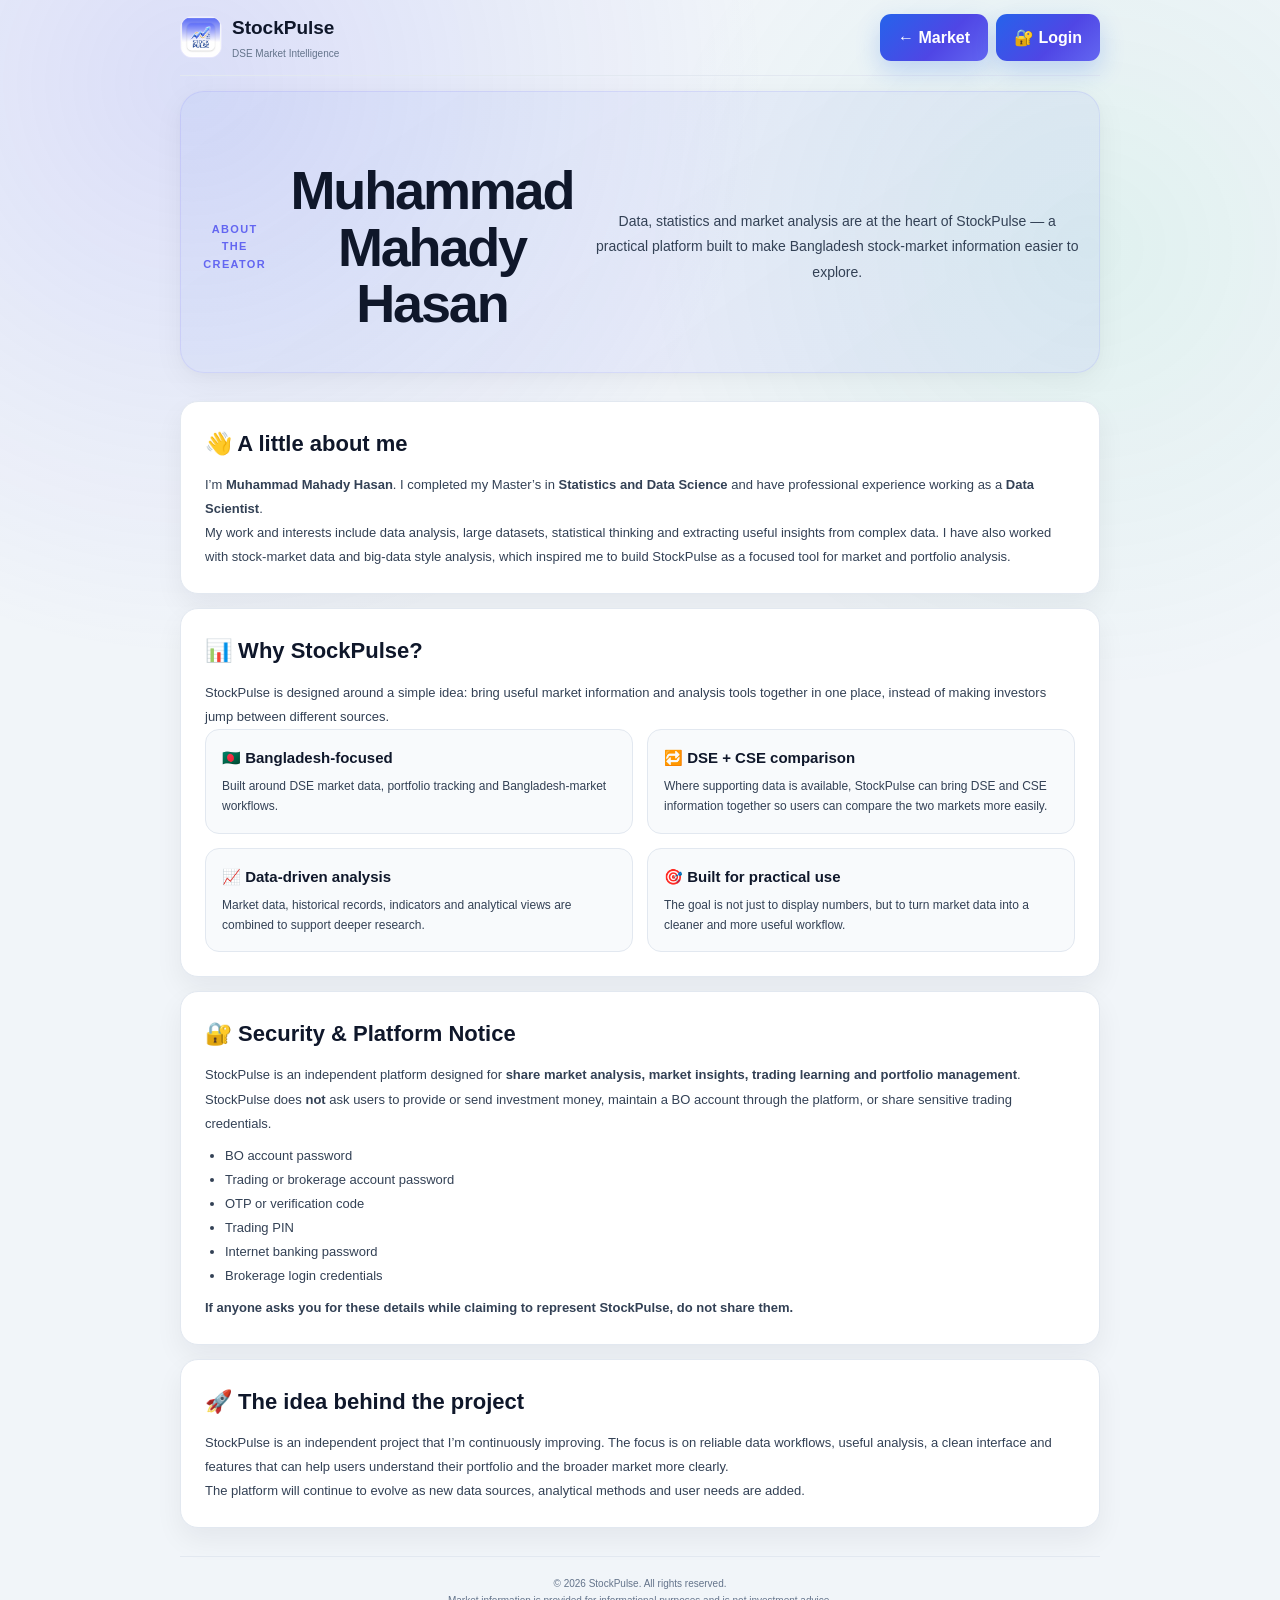
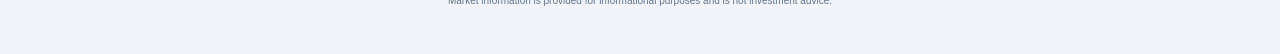
<file: about.html>
<!DOCTYPE html>
<html lang="en">
<head>
  <meta charset="UTF-8">
  <meta name="viewport" content="width=device-width, initial-scale=1.0">
  <title>About StockPulse Bangladesh | DSE & CSE Market Platform</title>
  <meta name="description" content="Learn about StockPulse, its creator and the platform's focus on Bangladesh stock-market data, portfolio analysis and DSE-CSE comparison.">
  <meta name="robots" content="index, follow, max-image-preview:large, max-snippet:-1, max-video-preview:-1">
  <link rel="canonical" href="https://stockpulse.appbd.workers.dev/about.html">
  <meta property="og:type" content="article">
  <meta property="og:site_name" content="StockPulse">
  <meta property="og:title" content="About StockPulse Bangladesh | DSE & CSE Market Platform">
  <meta property="og:description" content="Learn about StockPulse, its creator and the platform's focus on Bangladesh stock-market data, portfolio analysis and DSE-CSE comparison.">
  <meta property="og:url" content="https://stockpulse.appbd.workers.dev/about.html">
  <meta property="og:image" content="https://stockpulse.appbd.workers.dev/stockpulse-brand-logo.png">
  <link rel="stylesheet" href="style.css">
  <link rel="stylesheet" href="landing.css">
</head>
<body>
  <main class="public-detail-page">
    <div class="public-detail-inner">
      <nav class="public-detail-nav">
        <a href="index.html" class="public-detail-brand" style="text-decoration:none;color:inherit;">
          <img class="public-detail-logo" src="stockpulse-brand-logo.png" alt="StockPulse logo">
          <div><strong>StockPulse</strong><span>DSE Market Intelligence</span></div>
        </a>
        <div class="public-detail-actions">
          <a class="public-primary-btn" href="index.html">← Market</a>
          <a class="public-primary-btn" href="index.html?login=1">🔐 Login</a>
        </div>
      </nav>

      <header class="public-detail-hero">
        <div class="public-detail-eyebrow">About the Creator</div>
        <h1>Muhammad Mahady Hasan</h1>
        <p>Data, statistics and market analysis are at the heart of StockPulse — a practical platform built to make Bangladesh stock-market information easier to explore.</p>
      </header>

      <section class="public-detail-card">
        <h2>👋 A little about me</h2>
        <p>I’m <strong>Muhammad Mahady Hasan</strong>. I completed my Master’s in <strong>Statistics and Data Science</strong> and have professional experience working as a <strong>Data Scientist</strong>.</p>
        <p>My work and interests include data analysis, large datasets, statistical thinking and extracting useful insights from complex data. I have also worked with stock-market data and big-data style analysis, which inspired me to build StockPulse as a focused tool for market and portfolio analysis.</p>
      </section>

      <section class="public-detail-card">
        <h2>📊 Why StockPulse?</h2>
        <p>StockPulse is designed around a simple idea: bring useful market information and analysis tools together in one place, instead of making investors jump between different sources.</p>
        <div class="public-detail-grid">
          <div class="public-detail-feature"><h3>🇧🇩 Bangladesh-focused</h3><p>Built around DSE market data, portfolio tracking and Bangladesh-market workflows.</p></div>
          <div class="public-detail-feature"><h3>🔁 DSE + CSE comparison</h3><p>Where supporting data is available, StockPulse can bring DSE and CSE information together so users can compare the two markets more easily.</p></div>
          <div class="public-detail-feature"><h3>📈 Data-driven analysis</h3><p>Market data, historical records, indicators and analytical views are combined to support deeper research.</p></div>
          <div class="public-detail-feature"><h3>🎯 Built for practical use</h3><p>The goal is not just to display numbers, but to turn market data into a cleaner and more useful workflow.</p></div>
        </div>
      </section>

      <section class="public-detail-card public-security-detail-card">
        <h2>🔐 Security &amp; Platform Notice</h2>
        <p>StockPulse is an independent platform designed for <strong>share market analysis, market insights, trading learning and portfolio management</strong>.</p>
        <p>StockPulse does <strong>not</strong> ask users to provide or send investment money, maintain a BO account through the platform, or share sensitive trading credentials.</p>
        <ul>
          <li>BO account password</li>
          <li>Trading or brokerage account password</li>
          <li>OTP or verification code</li>
          <li>Trading PIN</li>
          <li>Internet banking password</li>
          <li>Brokerage login credentials</li>
        </ul>
        <p><strong>If anyone asks you for these details while claiming to represent StockPulse, do not share them.</strong></p>
      </section>

      <section class="public-detail-card">
        <h2>🚀 The idea behind the project</h2>
        <p>StockPulse is an independent project that I’m continuously improving. The focus is on reliable data workflows, useful analysis, a clean interface and features that can help users understand their portfolio and the broader market more clearly.</p>
        <p>The platform will continue to evolve as new data sources, analytical methods and user needs are added.</p>
      </section>

      <footer class="public-detail-footer">© 2026 StockPulse. All rights reserved.<br>Market information is provided for informational purposes and is not investment advice.</footer>
    </div>
  </main>
</body>
</html>
</file>
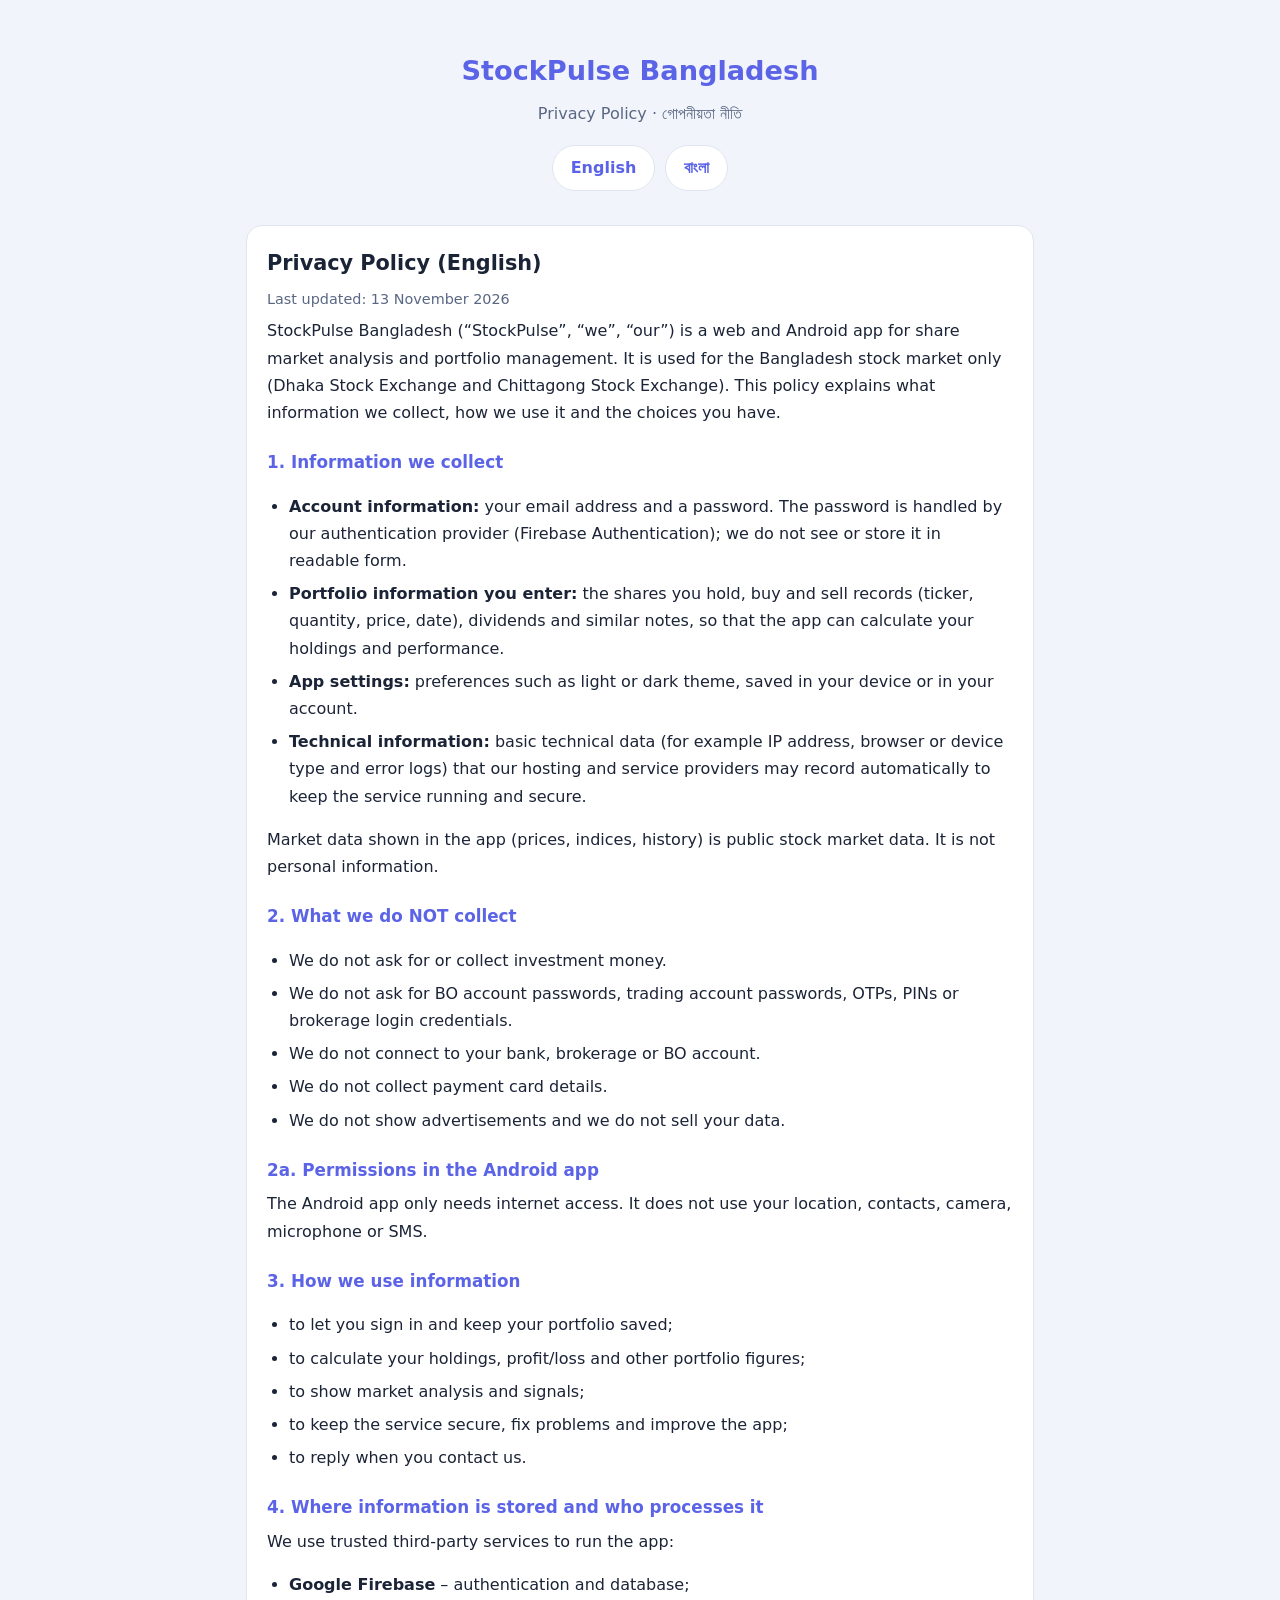
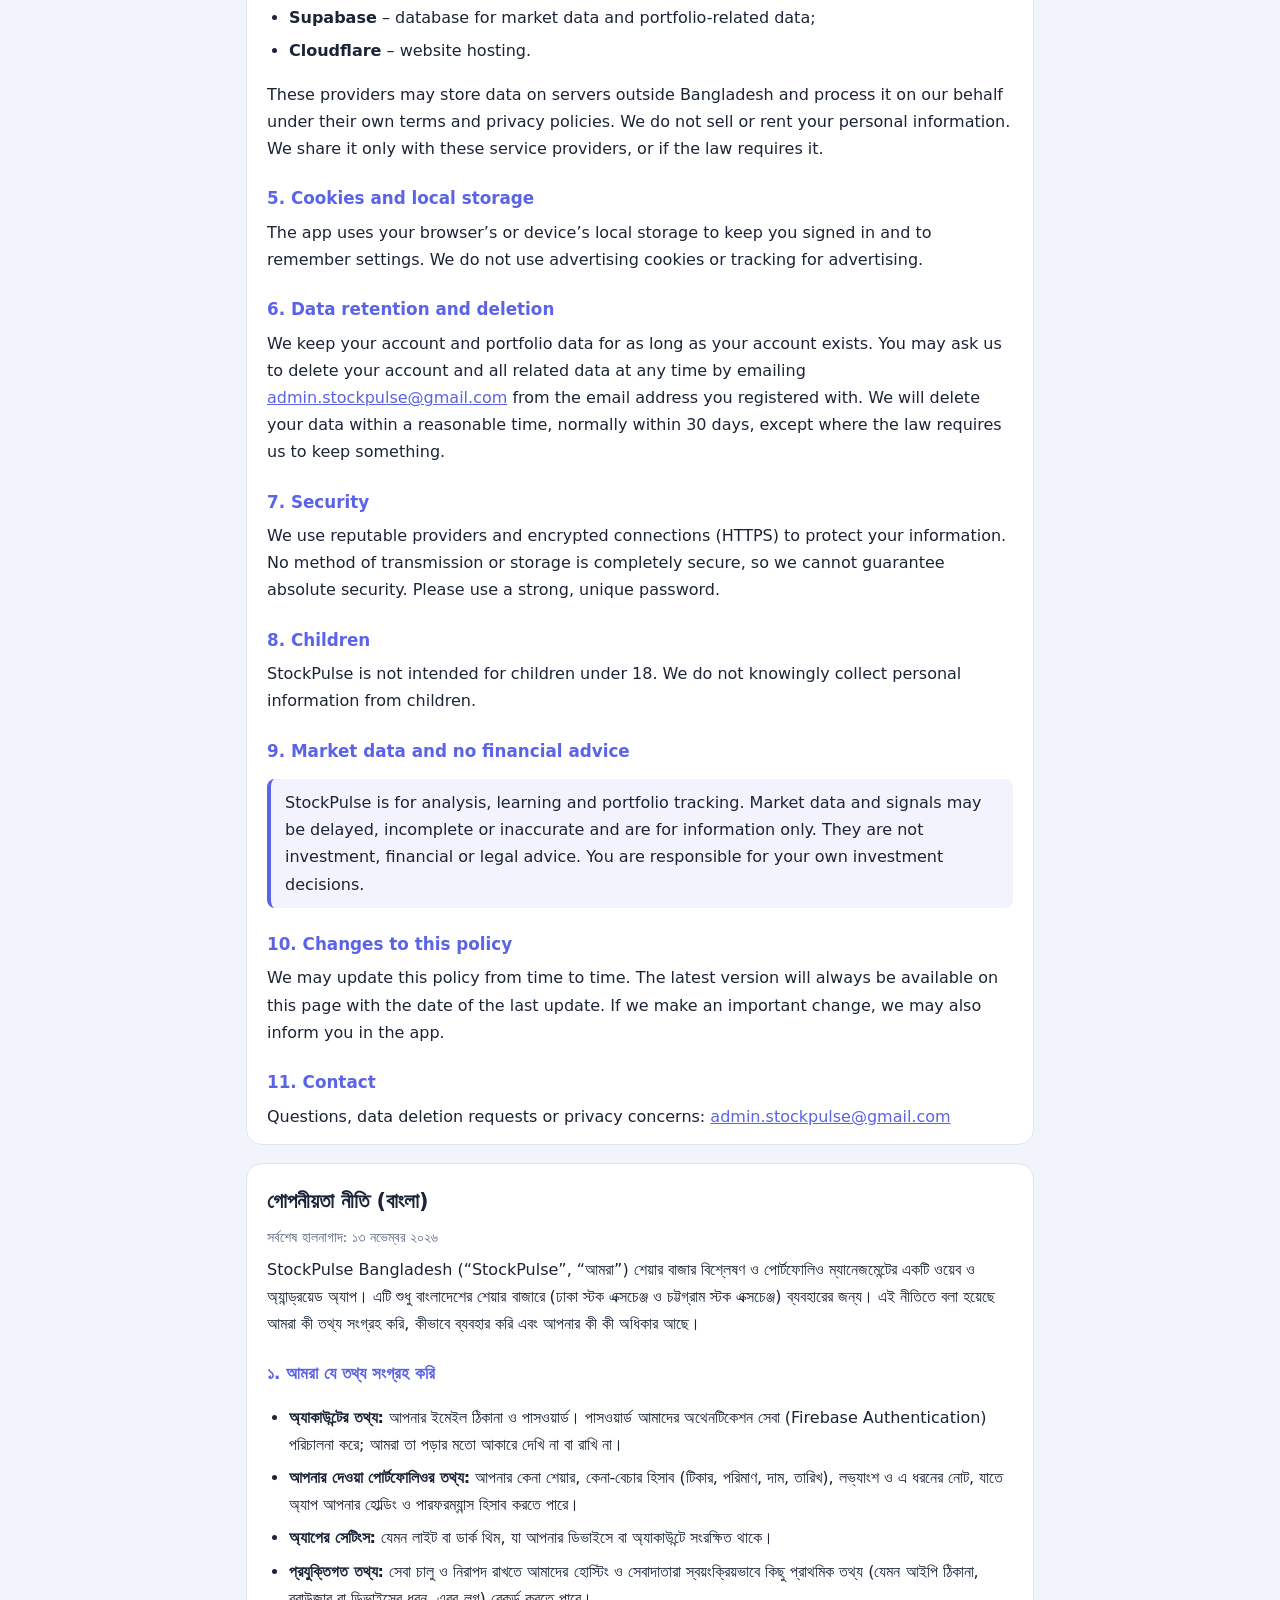
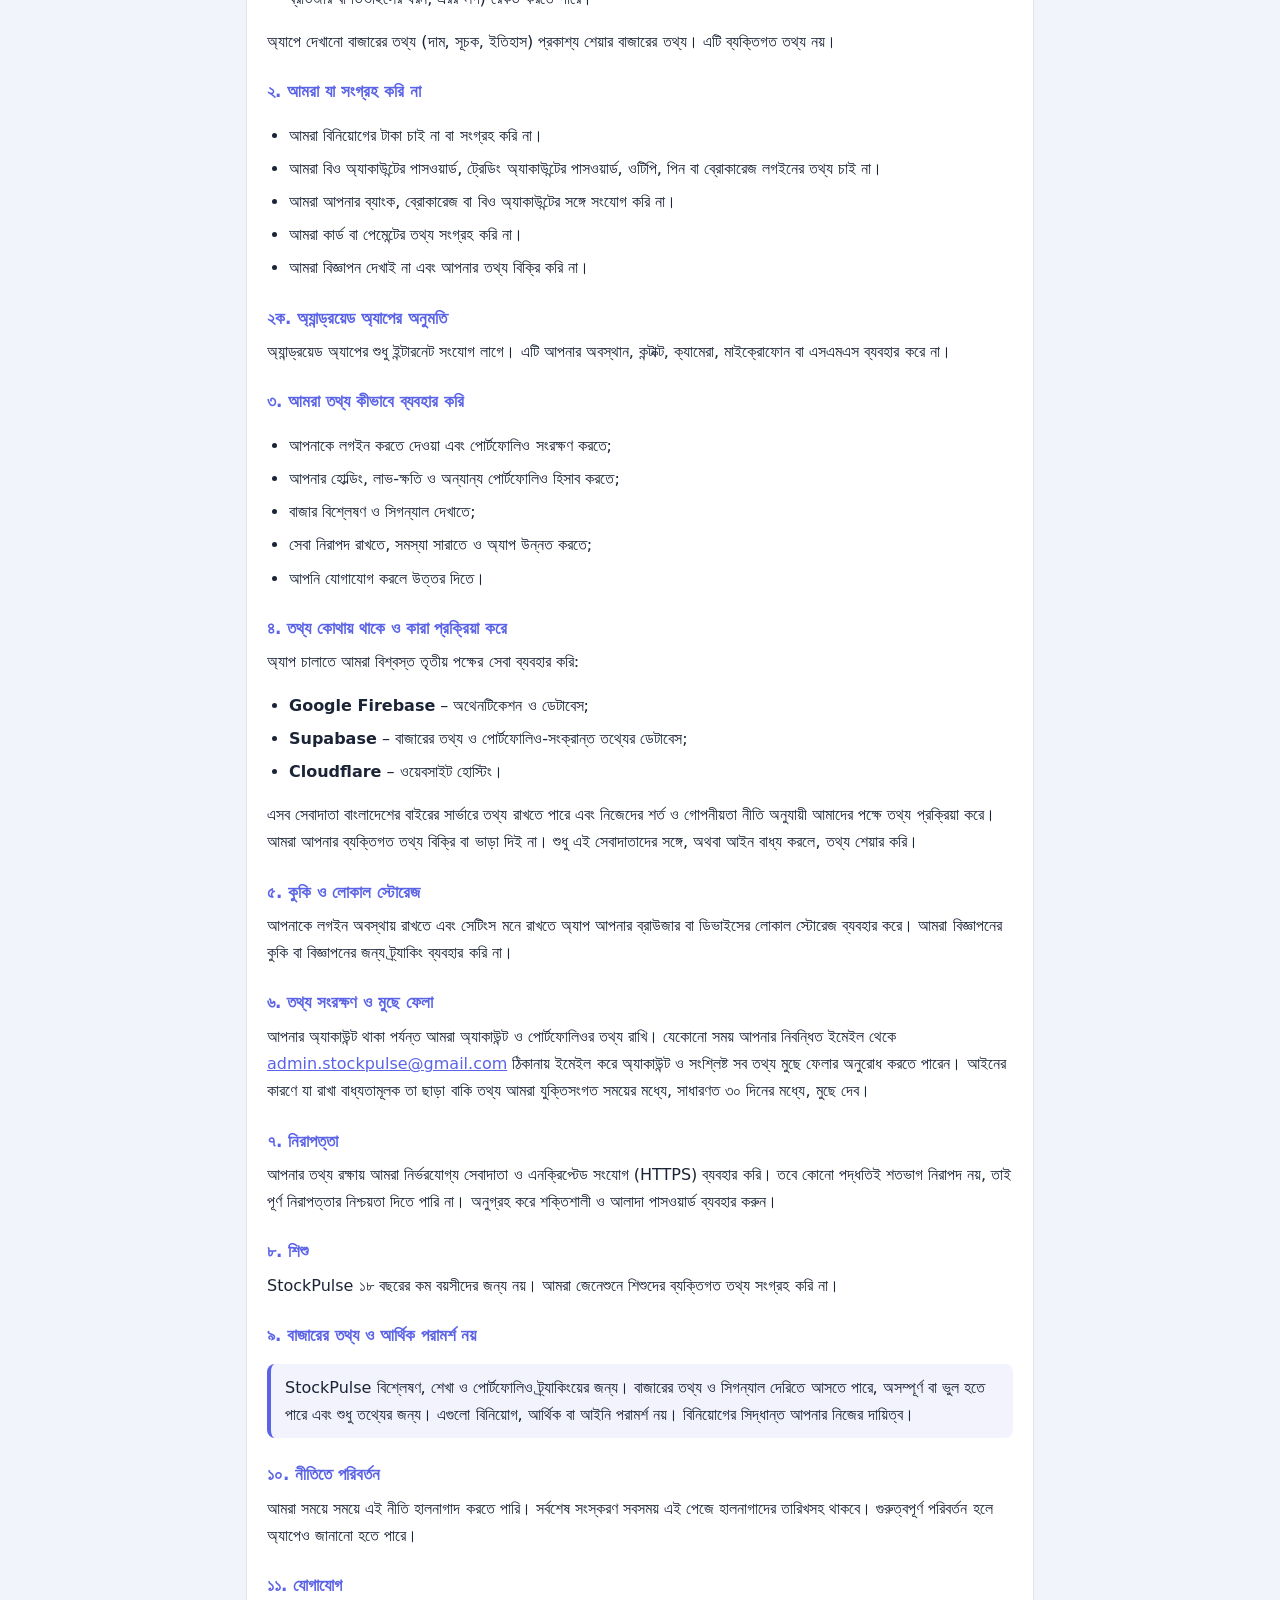
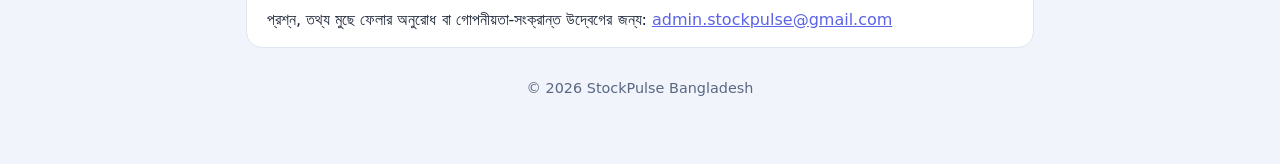
<file: privacy.html>
<!DOCTYPE html>
<html lang="en">
<head>
<meta charset="utf-8">
<meta name="viewport" content="width=device-width, initial-scale=1">
<title>Privacy Policy – StockPulse Bangladesh</title>
<meta name="description" content="Privacy Policy of StockPulse Bangladesh – share market analysis and portfolio management for the Bangladesh stock market.">
<style>
  :root {
    --bg: #f1f5fb; --card: #ffffff; --text: #1b2437; --muted: #5a6783;
    --accent: #5b63e6; --border: #dfe5f1;
  }
  @media (prefers-color-scheme: dark) {
    :root {
      --bg: #11172a; --card: #1b2238; --text: #e8ecf8; --muted: #9aa6c4;
      --accent: #8d94ff; --border: #2b3552;
    }
  }
  * { box-sizing: border-box; }
  body {
    margin: 0; background: var(--bg); color: var(--text);
    font-family: "Noto Sans Bengali", "Siyam Rupali", "Kalpurush", Roboto, "Segoe UI", system-ui, -apple-system, Arial, sans-serif;
    line-height: 1.7; font-size: 16px;
  }
  .wrap { max-width: 820px; margin: 0 auto; padding: 24px 16px 64px; }
  header { text-align: center; padding: 24px 8px 8px; }
  header h1 { margin: 0 0 6px; font-size: 1.7rem; color: var(--accent); }
  header p { margin: 0; color: var(--muted); }
  nav { display: flex; gap: 10px; justify-content: center; margin: 18px 0 8px; flex-wrap: wrap; }
  nav a {
    text-decoration: none; color: var(--accent); border: 1px solid var(--border);
    background: var(--card); padding: 8px 18px; border-radius: 999px; font-weight: 600;
  }
  section.doc {
    background: var(--card); border: 1px solid var(--border); border-radius: 16px;
    padding: 20px 20px 8px; margin-top: 18px;
  }
  h2.lang { margin: 0 0 4px; font-size: 1.3rem; }
  h3 { margin: 22px 0 6px; font-size: 1.05rem; color: var(--accent); }
  p, li { margin: 6px 0; }
  ul { padding-left: 22px; }
  .updated { color: var(--muted); font-size: 0.9rem; }
  .note {
    border-left: 4px solid var(--accent); background: rgba(91, 99, 230, 0.08);
    padding: 10px 14px; border-radius: 8px; margin: 14px 0;
  }
  a { color: var(--accent); }
  footer { text-align: center; color: var(--muted); font-size: 0.9rem; margin-top: 28px; }
</style>
</head>
<body>
<div class="wrap">

<header>
  <h1>StockPulse Bangladesh</h1>
  <p>Privacy Policy · গোপনীয়তা নীতি</p>
  <nav>
    <a href="#english">English</a>
    <a href="#bangla">বাংলা</a>
  </nav>
</header>

<!-- ===================== ENGLISH ===================== -->
<section class="doc" id="english" lang="en">
  <h2 class="lang">Privacy Policy (English)</h2>
  <p class="updated">Last updated: 13 November 2026</p>

  <p>StockPulse Bangladesh (“StockPulse”, “we”, “our”) is a web and Android app for share market analysis and portfolio management. It is used for the Bangladesh stock market only (Dhaka Stock Exchange and Chittagong Stock Exchange). This policy explains what information we collect, how we use it and the choices you have.</p>

  <h3>1. Information we collect</h3>
  <ul>
    <li><strong>Account information:</strong> your email address and a password. The password is handled by our authentication provider (Firebase Authentication); we do not see or store it in readable form.</li>
    <li><strong>Portfolio information you enter:</strong> the shares you hold, buy and sell records (ticker, quantity, price, date), dividends and similar notes, so that the app can calculate your holdings and performance.</li>
    <li><strong>App settings:</strong> preferences such as light or dark theme, saved in your device or in your account.</li>
    <li><strong>Technical information:</strong> basic technical data (for example IP address, browser or device type and error logs) that our hosting and service providers may record automatically to keep the service running and secure.</li>
  </ul>
  <p>Market data shown in the app (prices, indices, history) is public stock market data. It is not personal information.</p>

  <h3>2. What we do NOT collect</h3>
  <ul>
    <li>We do not ask for or collect investment money.</li>
    <li>We do not ask for BO account passwords, trading account passwords, OTPs, PINs or brokerage login credentials.</li>
    <li>We do not connect to your bank, brokerage or BO account.</li>
    <li>We do not collect payment card details.</li>
    <li>We do not show advertisements and we do not sell your data.</li>
  </ul>

  <h3>2a. Permissions in the Android app</h3>
  <p>The Android app only needs internet access. It does not use your location, contacts, camera, microphone or SMS.</p>

  <h3>3. How we use information</h3>
  <ul>
    <li>to let you sign in and keep your portfolio saved;</li>
    <li>to calculate your holdings, profit/loss and other portfolio figures;</li>
    <li>to show market analysis and signals;</li>
    <li>to keep the service secure, fix problems and improve the app;</li>
    <li>to reply when you contact us.</li>
  </ul>

  <h3>4. Where information is stored and who processes it</h3>
  <p>We use trusted third-party services to run the app:</p>
  <ul>
    <li><strong>Google Firebase</strong> – authentication and database;</li>
    <li><strong>Supabase</strong> – database for market data and portfolio-related data;</li>
    <li><strong>Cloudflare</strong> – website hosting.</li>
  </ul>
  <p>These providers may store data on servers outside Bangladesh and process it on our behalf under their own terms and privacy policies. We do not sell or rent your personal information. We share it only with these service providers, or if the law requires it.</p>

  <h3>5. Cookies and local storage</h3>
  <p>The app uses your browser’s or device’s local storage to keep you signed in and to remember settings. We do not use advertising cookies or tracking for advertising.</p>

  <h3>6. Data retention and deletion</h3>
  <p>We keep your account and portfolio data for as long as your account exists. You may ask us to delete your account and all related data at any time by emailing <a href="mailto:admin.stockpulse@gmail.com">admin.stockpulse@gmail.com</a> from the email address you registered with. We will delete your data within a reasonable time, normally within 30 days, except where the law requires us to keep something.</p>

  <h3>7. Security</h3>
  <p>We use reputable providers and encrypted connections (HTTPS) to protect your information. No method of transmission or storage is completely secure, so we cannot guarantee absolute security. Please use a strong, unique password.</p>

  <h3>8. Children</h3>
  <p>StockPulse is not intended for children under 18. We do not knowingly collect personal information from children.</p>

  <h3>9. Market data and no financial advice</h3>
  <div class="note">
    StockPulse is for analysis, learning and portfolio tracking. Market data and signals may be delayed, incomplete or inaccurate and are for information only. They are not investment, financial or legal advice. You are responsible for your own investment decisions.
  </div>

  <h3>10. Changes to this policy</h3>
  <p>We may update this policy from time to time. The latest version will always be available on this page with the date of the last update. If we make an important change, we may also inform you in the app.</p>

  <h3>11. Contact</h3>
  <p>Questions, data deletion requests or privacy concerns: <a href="mailto:admin.stockpulse@gmail.com">admin.stockpulse@gmail.com</a></p>
</section>

<!-- ===================== BANGLA ===================== -->
<section class="doc" id="bangla" lang="bn">
  <h2 class="lang">গোপনীয়তা নীতি (বাংলা)</h2>
  <p class="updated">সর্বশেষ হালনাগাদ: ১৩ নভেম্বর ২০২৬</p>

  <p>StockPulse Bangladesh (“StockPulse”, “আমরা”) শেয়ার বাজার বিশ্লেষণ ও পোর্টফোলিও ম্যানেজমেন্টের একটি ওয়েব ও অ্যান্ড্রয়েড অ্যাপ। এটি শুধু বাংলাদেশের শেয়ার বাজারে (ঢাকা স্টক এক্সচেঞ্জ ও চট্টগ্রাম স্টক এক্সচেঞ্জ) ব্যবহারের জন্য। এই নীতিতে বলা হয়েছে আমরা কী তথ্য সংগ্রহ করি, কীভাবে ব্যবহার করি এবং আপনার কী কী অধিকার আছে।</p>

  <h3>১. আমরা যে তথ্য সংগ্রহ করি</h3>
  <ul>
    <li><strong>অ্যাকাউন্টের তথ্য:</strong> আপনার ইমেইল ঠিকানা ও পাসওয়ার্ড। পাসওয়ার্ড আমাদের অথেনটিকেশন সেবা (Firebase Authentication) পরিচালনা করে; আমরা তা পড়ার মতো আকারে দেখি না বা রাখি না।</li>
    <li><strong>আপনার দেওয়া পোর্টফোলিওর তথ্য:</strong> আপনার কেনা শেয়ার, কেনা-বেচার হিসাব (টিকার, পরিমাণ, দাম, তারিখ), লভ্যাংশ ও এ ধরনের নোট, যাতে অ্যাপ আপনার হোল্ডিং ও পারফরম্যান্স হিসাব করতে পারে।</li>
    <li><strong>অ্যাপের সেটিংস:</strong> যেমন লাইট বা ডার্ক থিম, যা আপনার ডিভাইসে বা অ্যাকাউন্টে সংরক্ষিত থাকে।</li>
    <li><strong>প্রযুক্তিগত তথ্য:</strong> সেবা চালু ও নিরাপদ রাখতে আমাদের হোস্টিং ও সেবাদাতারা স্বয়ংক্রিয়ভাবে কিছু প্রাথমিক তথ্য (যেমন আইপি ঠিকানা, ব্রাউজার বা ডিভাইসের ধরন, এরর লগ) রেকর্ড করতে পারে।</li>
  </ul>
  <p>অ্যাপে দেখানো বাজারের তথ্য (দাম, সূচক, ইতিহাস) প্রকাশ্য শেয়ার বাজারের তথ্য। এটি ব্যক্তিগত তথ্য নয়।</p>

  <h3>২. আমরা যা সংগ্রহ করি না</h3>
  <ul>
    <li>আমরা বিনিয়োগের টাকা চাই না বা সংগ্রহ করি না।</li>
    <li>আমরা বিও অ্যাকাউন্টের পাসওয়ার্ড, ট্রেডিং অ্যাকাউন্টের পাসওয়ার্ড, ওটিপি, পিন বা ব্রোকারেজ লগইনের তথ্য চাই না।</li>
    <li>আমরা আপনার ব্যাংক, ব্রোকারেজ বা বিও অ্যাকাউন্টের সঙ্গে সংযোগ করি না।</li>
    <li>আমরা কার্ড বা পেমেন্টের তথ্য সংগ্রহ করি না।</li>
    <li>আমরা বিজ্ঞাপন দেখাই না এবং আপনার তথ্য বিক্রি করি না।</li>
  </ul>

  <h3>২ক. অ্যান্ড্রয়েড অ্যাপের অনুমতি</h3>
  <p>অ্যান্ড্রয়েড অ্যাপের শুধু ইন্টারনেট সংযোগ লাগে। এটি আপনার অবস্থান, কন্টাক্ট, ক্যামেরা, মাইক্রোফোন বা এসএমএস ব্যবহার করে না।</p>

  <h3>৩. আমরা তথ্য কীভাবে ব্যবহার করি</h3>
  <ul>
    <li>আপনাকে লগইন করতে দেওয়া এবং পোর্টফোলিও সংরক্ষণ করতে;</li>
    <li>আপনার হোল্ডিং, লাভ-ক্ষতি ও অন্যান্য পোর্টফোলিও হিসাব করতে;</li>
    <li>বাজার বিশ্লেষণ ও সিগন্যাল দেখাতে;</li>
    <li>সেবা নিরাপদ রাখতে, সমস্যা সারাতে ও অ্যাপ উন্নত করতে;</li>
    <li>আপনি যোগাযোগ করলে উত্তর দিতে।</li>
  </ul>

  <h3>৪. তথ্য কোথায় থাকে ও কারা প্রক্রিয়া করে</h3>
  <p>অ্যাপ চালাতে আমরা বিশ্বস্ত তৃতীয় পক্ষের সেবা ব্যবহার করি:</p>
  <ul>
    <li><strong>Google Firebase</strong> – অথেনটিকেশন ও ডেটাবেস;</li>
    <li><strong>Supabase</strong> – বাজারের তথ্য ও পোর্টফোলিও-সংক্রান্ত তথ্যের ডেটাবেস;</li>
    <li><strong>Cloudflare</strong> – ওয়েবসাইট হোস্টিং।</li>
  </ul>
  <p>এসব সেবাদাতা বাংলাদেশের বাইরের সার্ভারে তথ্য রাখতে পারে এবং নিজেদের শর্ত ও গোপনীয়তা নীতি অনুযায়ী আমাদের পক্ষে তথ্য প্রক্রিয়া করে। আমরা আপনার ব্যক্তিগত তথ্য বিক্রি বা ভাড়া দিই না। শুধু এই সেবাদাতাদের সঙ্গে, অথবা আইন বাধ্য করলে, তথ্য শেয়ার করি।</p>

  <h3>৫. কুকি ও লোকাল স্টোরেজ</h3>
  <p>আপনাকে লগইন অবস্থায় রাখতে এবং সেটিংস মনে রাখতে অ্যাপ আপনার ব্রাউজার বা ডিভাইসের লোকাল স্টোরেজ ব্যবহার করে। আমরা বিজ্ঞাপনের কুকি বা বিজ্ঞাপনের জন্য ট্র্যাকিং ব্যবহার করি না।</p>

  <h3>৬. তথ্য সংরক্ষণ ও মুছে ফেলা</h3>
  <p>আপনার অ্যাকাউন্ট থাকা পর্যন্ত আমরা অ্যাকাউন্ট ও পোর্টফোলিওর তথ্য রাখি। যেকোনো সময় আপনার নিবন্ধিত ইমেইল থেকে <a href="mailto:admin.stockpulse@gmail.com">admin.stockpulse@gmail.com</a> ঠিকানায় ইমেইল করে অ্যাকাউন্ট ও সংশ্লিষ্ট সব তথ্য মুছে ফেলার অনুরোধ করতে পারেন। আইনের কারণে যা রাখা বাধ্যতামূলক তা ছাড়া বাকি তথ্য আমরা যুক্তিসংগত সময়ের মধ্যে, সাধারণত ৩০ দিনের মধ্যে, মুছে দেব।</p>

  <h3>৭. নিরাপত্তা</h3>
  <p>আপনার তথ্য রক্ষায় আমরা নির্ভরযোগ্য সেবাদাতা ও এনক্রিপ্টেড সংযোগ (HTTPS) ব্যবহার করি। তবে কোনো পদ্ধতিই শতভাগ নিরাপদ নয়, তাই পূর্ণ নিরাপত্তার নিশ্চয়তা দিতে পারি না। অনুগ্রহ করে শক্তিশালী ও আলাদা পাসওয়ার্ড ব্যবহার করুন।</p>

  <h3>৮. শিশু</h3>
  <p>StockPulse ১৮ বছরের কম বয়সীদের জন্য নয়। আমরা জেনেশুনে শিশুদের ব্যক্তিগত তথ্য সংগ্রহ করি না।</p>

  <h3>৯. বাজারের তথ্য ও আর্থিক পরামর্শ নয়</h3>
  <div class="note">
    StockPulse বিশ্লেষণ, শেখা ও পোর্টফোলিও ট্র্যাকিংয়ের জন্য। বাজারের তথ্য ও সিগন্যাল দেরিতে আসতে পারে, অসম্পূর্ণ বা ভুল হতে পারে এবং শুধু তথ্যের জন্য। এগুলো বিনিয়োগ, আর্থিক বা আইনি পরামর্শ নয়। বিনিয়োগের সিদ্ধান্ত আপনার নিজের দায়িত্ব।
  </div>

  <h3>১০. নীতিতে পরিবর্তন</h3>
  <p>আমরা সময়ে সময়ে এই নীতি হালনাগাদ করতে পারি। সর্বশেষ সংস্করণ সবসময় এই পেজে হালনাগাদের তারিখসহ থাকবে। গুরুত্বপূর্ণ পরিবর্তন হলে অ্যাপেও জানানো হতে পারে।</p>

  <h3>১১. যোগাযোগ</h3>
  <p>প্রশ্ন, তথ্য মুছে ফেলার অনুরোধ বা গোপনীয়তা-সংক্রান্ত উদ্বেগের জন্য: <a href="mailto:admin.stockpulse@gmail.com">admin.stockpulse@gmail.com</a></p>
</section>

<footer>© 2026 StockPulse Bangladesh</footer>
</div>
</body>
</html>
</file>
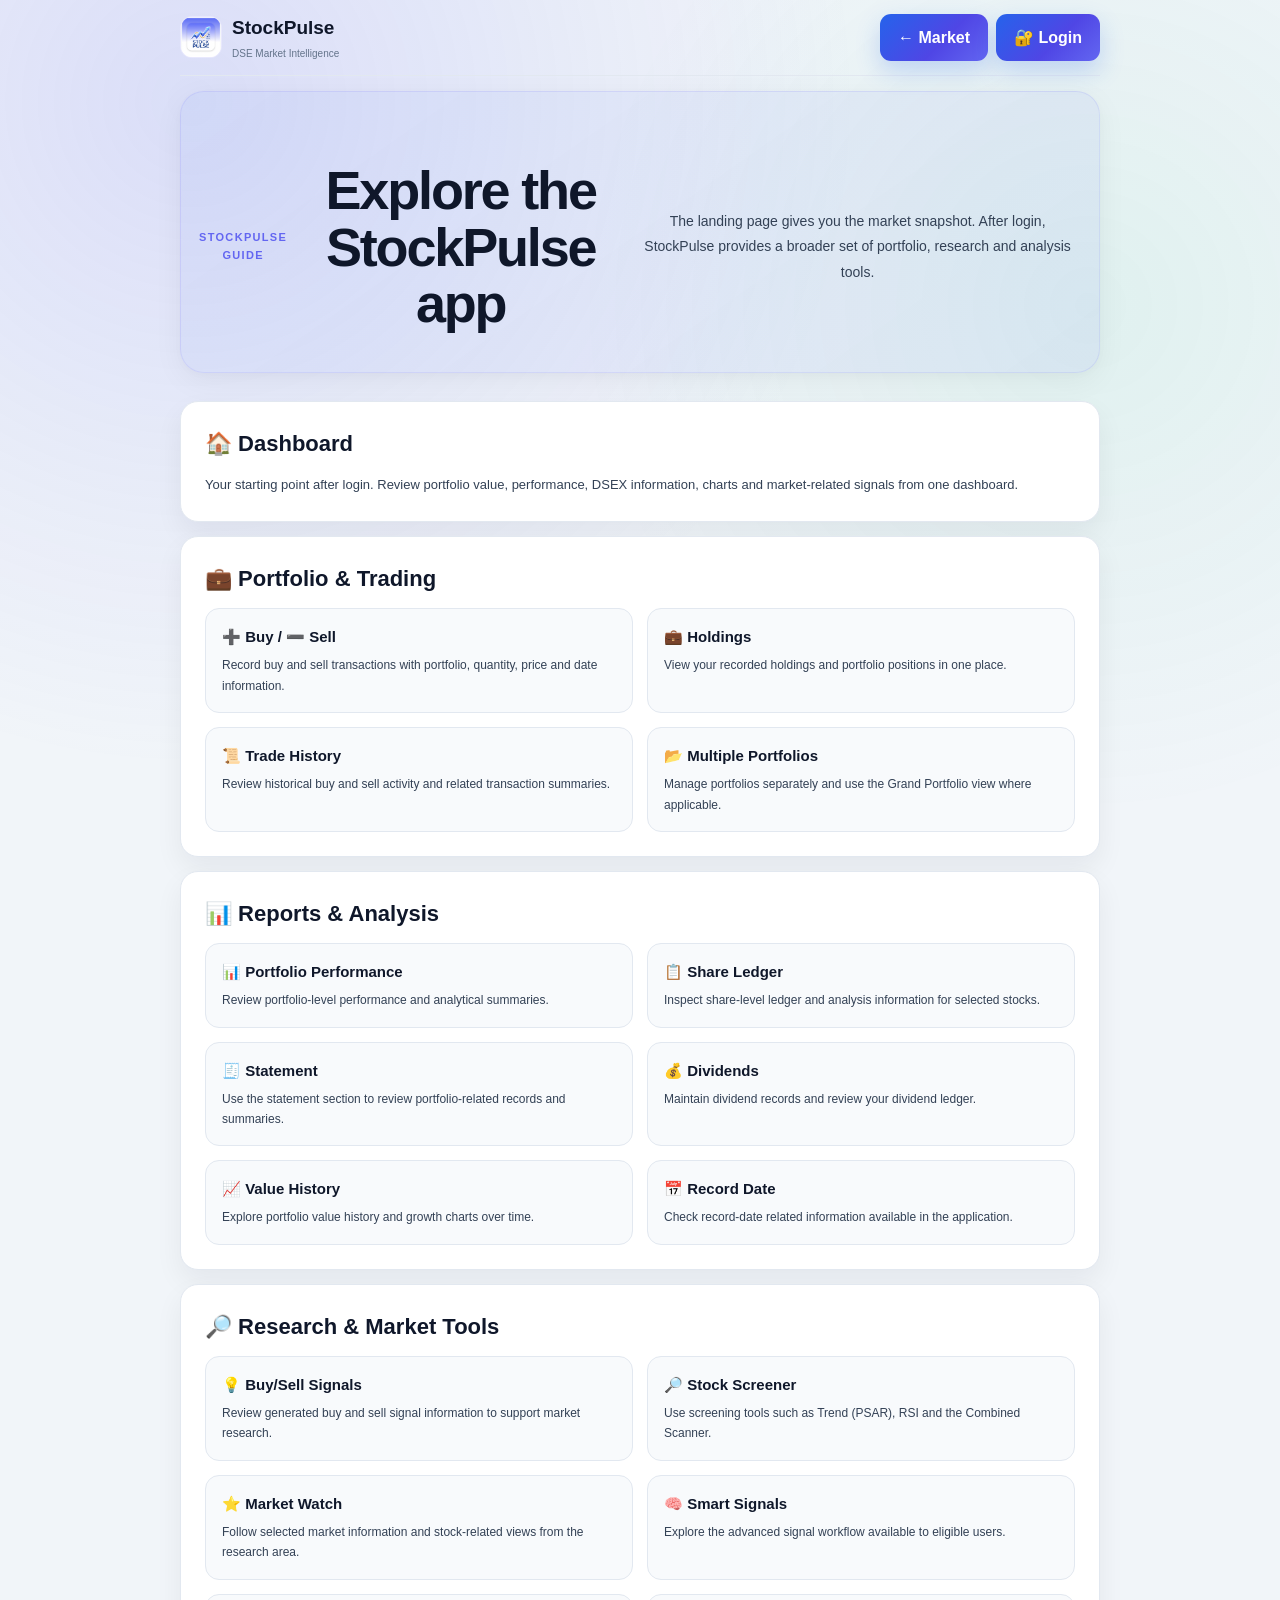
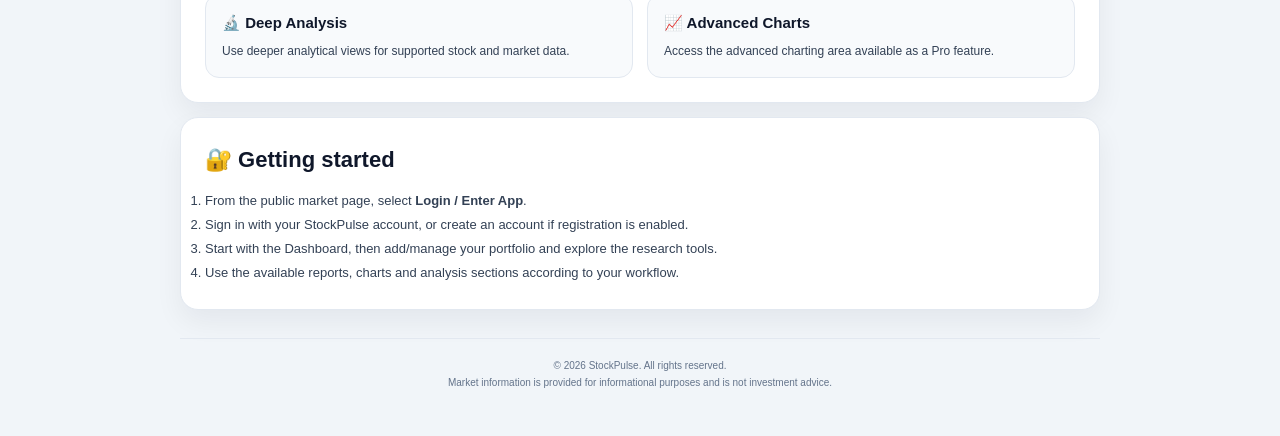
<file: user-guide.html>
<!DOCTYPE html>
<html lang="en">
<head>
  <meta charset="UTF-8">
  <meta name="viewport" content="width=device-width, initial-scale=1.0">
  <title>StockPulse User Guide | DSE, Portfolio & Analysis Tools</title>
  <meta name="description" content="Learn how to use StockPulse for Bangladesh stock-market data, portfolio tracking, dividends, stock analysis, screeners and performance tools.">
  <meta name="robots" content="index, follow, max-image-preview:large, max-snippet:-1, max-video-preview:-1">
  <link rel="canonical" href="https://stockpulse.appbd.workers.dev/user-guide.html">
  <meta property="og:type" content="article">
  <meta property="og:site_name" content="StockPulse">
  <meta property="og:title" content="StockPulse User Guide | DSE, Portfolio & Analysis Tools">
  <meta property="og:description" content="Learn how to use StockPulse for Bangladesh stock-market data, portfolio tracking, dividends, stock analysis, screeners and performance tools.">
  <meta property="og:url" content="https://stockpulse.appbd.workers.dev/user-guide.html">
  <meta property="og:image" content="https://stockpulse.appbd.workers.dev/stockpulse-brand-logo.png">
  <link rel="stylesheet" href="style.css">
  <link rel="stylesheet" href="landing.css">
</head>
<body>
  <main class="public-detail-page">
    <div class="public-detail-inner">
      <nav class="public-detail-nav">
        <a href="index.html" class="public-detail-brand" style="text-decoration:none;color:inherit;">
          <img class="public-detail-logo" src="stockpulse-brand-logo.png" alt="StockPulse logo">
          <div><strong>StockPulse</strong><span>DSE Market Intelligence</span></div>
        </a>
        <div class="public-detail-actions">
          <a class="public-primary-btn" href="index.html">← Market</a>
          <a class="public-primary-btn" href="index.html?login=1">🔐 Login</a>
        </div>
      </nav>

      <header class="public-detail-hero">
        <div class="public-detail-eyebrow">StockPulse Guide</div>
        <h1>Explore the StockPulse app</h1>
        <p>The landing page gives you the market snapshot. After login, StockPulse provides a broader set of portfolio, research and analysis tools.</p>
      </header>

      <section class="public-detail-card">
        <h2>🏠 Dashboard</h2>
        <p>Your starting point after login. Review portfolio value, performance, DSEX information, charts and market-related signals from one dashboard.</p>
      </section>

      <section class="public-detail-card">
        <h2>💼 Portfolio & Trading</h2>
        <div class="public-detail-grid">
          <div class="public-detail-feature"><h3>➕ Buy / ➖ Sell</h3><p>Record buy and sell transactions with portfolio, quantity, price and date information.</p></div>
          <div class="public-detail-feature"><h3>💼 Holdings</h3><p>View your recorded holdings and portfolio positions in one place.</p></div>
          <div class="public-detail-feature"><h3>📜 Trade History</h3><p>Review historical buy and sell activity and related transaction summaries.</p></div>
          <div class="public-detail-feature"><h3>📂 Multiple Portfolios</h3><p>Manage portfolios separately and use the Grand Portfolio view where applicable.</p></div>
        </div>
      </section>

      <section class="public-detail-card">
        <h2>📊 Reports & Analysis</h2>
        <div class="public-detail-grid">
          <div class="public-detail-feature"><h3>📊 Portfolio Performance</h3><p>Review portfolio-level performance and analytical summaries.</p></div>
          <div class="public-detail-feature"><h3>📋 Share Ledger</h3><p>Inspect share-level ledger and analysis information for selected stocks.</p></div>
          <div class="public-detail-feature"><h3>🧾 Statement</h3><p>Use the statement section to review portfolio-related records and summaries.</p></div>
          <div class="public-detail-feature"><h3>💰 Dividends</h3><p>Maintain dividend records and review your dividend ledger.</p></div>
          <div class="public-detail-feature"><h3>📈 Value History</h3><p>Explore portfolio value history and growth charts over time.</p></div>
          <div class="public-detail-feature"><h3>📅 Record Date</h3><p>Check record-date related information available in the application.</p></div>
        </div>
      </section>

      <section class="public-detail-card">
        <h2>🔎 Research & Market Tools</h2>
        <div class="public-detail-grid">
          <div class="public-detail-feature"><h3>💡 Buy/Sell Signals</h3><p>Review generated buy and sell signal information to support market research.</p></div>
          <div class="public-detail-feature"><h3>🔎 Stock Screener</h3><p>Use screening tools such as Trend (PSAR), RSI and the Combined Scanner.</p></div>
          <div class="public-detail-feature"><h3>⭐ Market Watch</h3><p>Follow selected market information and stock-related views from the research area.</p></div>
          <div class="public-detail-feature"><h3>🧠 Smart Signals</h3><p>Explore the advanced signal workflow available to eligible users.</p></div>
          <div class="public-detail-feature"><h3>🔬 Deep Analysis</h3><p>Use deeper analytical views for supported stock and market data.</p></div>
          <div class="public-detail-feature"><h3>📈 Advanced Charts</h3><p>Access the advanced charting area available as a Pro feature.</p></div>
        </div>
      </section>

      <section class="public-detail-card">
        <h2>🔐 Getting started</h2>
        <ol>
          <li>From the public market page, select <strong>Login / Enter App</strong>.</li>
          <li>Sign in with your StockPulse account, or create an account if registration is enabled.</li>
          <li>Start with the Dashboard, then add/manage your portfolio and explore the research tools.</li>
          <li>Use the available reports, charts and analysis sections according to your workflow.</li>
        </ol>
      </section>

      <footer class="public-detail-footer">© 2026 StockPulse. All rights reserved.<br>Market information is provided for informational purposes and is not investment advice.</footer>
    </div>
  </main>
</body>
</html>
</file>
<file: style.css>
/* ==========================================
   🎨 গ্লোবাল ভেরিয়েবল ও থিম ডেফিনেশন
   ========================================== */

:root {
    /* লাইট থিম */
    --bg-primary: #f1f5f9;
    --bg-secondary: #ffffff;
    --bg-tertiary: #f8fafc;
    --bg-card: #ffffff;
    --hover-bg: #eef2ff;
    --text-primary: #0f172a;
    --text-secondary: #334155;
    --text-muted: #64748b;
    --border-color: #e2e8f0;
    --border-light: #f1f5f9;
    --card-shadow: 0 8px 30px rgba(0, 0, 0, 0.05), 0 2px 8px rgba(0, 0, 0, 0.02);
    --card-shadow-hover: 0 16px 48px rgba(0, 0, 0, 0.10), 0 4px 12px rgba(0, 0, 0, 0.04);
    --sidebar-bg: #0f172a;
    --sidebar-text: #e2e8f0;
    --sidebar-hover: #1e293b;
    --sidebar-active: #6366f1;
    --input-bg: #ffffff;
    --input-border: #cbd5e1;
    --success-color: #10b981;
    --success-dark: #059669;
    --danger-color: #ef4444;
    --danger-dark: #dc2626;
    --warning-color: #f59e0b;
    --primary-color: #6366f1;
    --primary-dark: #4f46e5;
    --primary-light: #818cf8;
    --transition: all 0.3s cubic-bezier(0.4, 0, 0.2, 1);
    --radius-sm: 8px;
    --radius-md: 16px;
    --radius-lg: 24px;
    --radius-full: 9999px;
    --font-sans: 'Inter', -apple-system, BlinkMacSystemFont, 'Segoe UI', Roboto, sans-serif;
}

[data-theme="dark"] {
    --bg-primary: #0f172a;
    --bg-secondary: #1e293b;
    --bg-tertiary: #2d3748;
    --bg-card: #1e293b;
    --hover-bg: #334155;
    --text-primary: #f1f5f9;
    --text-secondary: #cbd5e1;
    --text-muted: #94a3b8;
    --border-color: #334155;
    --border-light: #2d3748;
    --card-shadow: 0 8px 30px rgba(0, 0, 0, 0.3), 0 2px 8px rgba(0, 0, 0, 0.2);
    --card-shadow-hover: 0 16px 48px rgba(0, 0, 0, 0.5), 0 4px 12px rgba(0, 0, 0, 0.3);
    --sidebar-bg: #020617;
    --sidebar-text: #cbd5e1;
    --sidebar-hover: #1e293b;
    --sidebar-active: #818cf8;
    --input-bg: #1e293b;
    --input-border: #475569;
    --success-color: #34d399;
    --success-dark: #059669;
    --danger-color: #f87171;
    --danger-dark: #dc2626;
    --primary-color: #818cf8;
    --primary-dark: #6366f1;
    --primary-light: #a5b4fc;
}

/* ==========================================
   📱 বেস রিসেট ও টাইপোগ্রাফি
   ========================================== */

*,
*::before,
*::after {
    margin: 0;
    padding: 0;
    box-sizing: border-box;
}

html {
    scroll-behavior: smooth;
    -webkit-text-size-adjust: 100%;
}

body {
    font-family: var(--font-sans);
    background-color: var(--bg-primary);
    color: var(--text-primary);
    transition: background-color 0.4s ease, color 0.3s ease;
    line-height: 1.6;
    min-height: 100vh;
    overflow-x: hidden;
}

/* স্ক্রলবার স্টাইল */
::-webkit-scrollbar {
    width: 8px;
    height: 8px;
}

::-webkit-scrollbar-track {
    background: var(--bg-tertiary);
    border-radius: 10px;
}

::-webkit-scrollbar-thumb {
    background: var(--primary-color);
    border-radius: 10px;
    transition: background 0.3s;
}

::-webkit-scrollbar-thumb:hover {
    background: var(--primary-dark);
}

/* ==========================================
   🔐 লগইন পেজ স্টাইল
   ========================================== */

.auth-box {
    width: 100%;
    max-width: 400px;
    margin: 10vh auto;
    padding: 40px 32px;
    background: var(--bg-secondary);
    border-radius: var(--radius-lg);
    box-shadow: var(--card-shadow-hover);
    border: 1px solid var(--border-color);
    text-align: center;
    transition: var(--transition);
    backdrop-filter: blur(8px);
}

.auth-box h2 {
    font-size: 28px;
    font-weight: 700;
    margin-bottom: 28px;
    background: linear-gradient(135deg, var(--primary-color), var(--primary-light));
    -webkit-background-clip: text;
    -webkit-text-fill-color: transparent;
    background-clip: text;
}

.auth-box input {
    width: 100%;
    padding: 14px 18px;
    margin: 10px 0;
    background: var(--input-bg);
    border: 2px solid var(--input-border);
    border-radius: var(--radius-sm);
    color: var(--text-primary);
    font-size: 15px;
    transition: var(--transition);
}

.auth-box input:focus {
    outline: none;
    border-color: var(--primary-color);
    box-shadow: 0 0 0 4px rgba(99, 102, 241, 0.15);
    transform: scale(1.01);
}

.auth-box button {
    width: 100%;
    padding: 14px;
    background: linear-gradient(135deg, var(--primary-color), var(--primary-dark));
    color: white;
    border: none;
    border-radius: var(--radius-sm);
    cursor: pointer;
    font-weight: 600;
    font-size: 16px;
    transition: var(--transition);
    margin-top: 8px;
}

.auth-box button:hover {
    transform: translateY(-2px);
    box-shadow: 0 12px 28px rgba(99, 102, 241, 0.35);
}

.auth-box button:active {
    transform: scale(0.97);
}

.auth-box .error {
    color: var(--danger-color);
    font-size: 14px;
    margin-top: 12px;
}

#toggle-auth-text {
    margin-top: 20px;
    font-size: 14px;
    color: var(--primary-color);
    cursor: pointer;
    font-weight: 500;
    transition: var(--transition);
}

#toggle-auth-text:hover {
    color: var(--primary-dark);
    text-decoration: underline;
}

/* ==========================================
   🏠 মেইন অ্যাপ লেআউট
   ========================================== */

#app-container {
    display: grid;
    grid-template-columns: 280px 1fr;
    height: 100vh;
    overflow: hidden;
    background: var(--bg-primary);
    transition: background 0.4s;
}

/* ==========================================
   🎯 সাইডবার (আধুনিক, গ্লাস-মর্ফিজম টাচ)
   ========================================== */

.sidebar {
    background: var(--sidebar-bg);
    color: var(--sidebar-text);
    padding: 24px 18px;
    display: flex;
    flex-direction: column;
    transition: transform 0.35s cubic-bezier(0.4, 0, 0.2, 1), background 0.3s;
    border-right: 1px solid rgba(255, 255, 255, 0.05);
    overflow-y: auto;
    height: 100vh;
    scrollbar-width: thin;
}

.sidebar-header {
    display: flex;
    justify-content: space-between;
    align-items: center;
    margin-bottom: 28px;
    padding-bottom: 16px;
    border-bottom: 1px solid rgba(255, 255, 255, 0.08);
}

.sidebar-header h3 {
    font-size: 20px;
    font-weight: 700;
    letter-spacing: -0.5px;
    background: linear-gradient(135deg, #a5b4fc, #818cf8);
    -webkit-background-clip: text;
    -webkit-text-fill-color: transparent;
    background-clip: text;
}

.close-btn {
    background: none;
    border: none;
    color: #94a3b8;
    font-size: 28px;
    cursor: pointer;
    line-height: 1;
    transition: var(--transition);
    padding: 4px 8px;
    border-radius: var(--radius-sm);
}

.close-btn:hover {
    color: var(--danger-color);
    background: rgba(239, 68, 68, 0.1);
}

.left-sidebar ul {
    list-style: none;
    flex: 1;
    padding: 0;
    margin: 0;
}

.left-sidebar ul li {
    padding: 12px 16px;
    cursor: pointer;
    border-radius: var(--radius-sm);
    margin-bottom: 4px;
    font-size: 14px;
    font-weight: 500;
    transition: var(--transition);
    display: flex;
    align-items: center;
    gap: 10px;
    color: var(--sidebar-text);
}

.left-sidebar ul li:hover {
    background: var(--sidebar-hover);
    transform: translateX(6px);
    color: white;
}

.left-sidebar ul li.active {
    background: var(--sidebar-active);
    color: white;
    box-shadow: 0 4px 12px rgba(99, 102, 241, 0.3);
}

.left-sidebar ul li .icon {
    font-size: 18px;
}

.logout-btn {
    margin-top: 24px;
    padding: 14px;
    background: linear-gradient(135deg, var(--danger-color), var(--danger-dark));
    color: white;
    border: none;
    border-radius: var(--radius-sm);
    cursor: pointer;
    font-weight: 600;
    font-size: 15px;
    transition: var(--transition);
}

.logout-btn:hover {
    transform: translateY(-2px);
    box-shadow: 0 8px 24px rgba(239, 68, 68, 0.35);
}

/* ==========================================
   🃏 মডাল স্টাইল (গ্লাসি প্রিমিয়াম)
   ========================================== */

.modal {
    display: none;
    position: fixed;
    top: 0;
    left: 0;
    width: 100%;
    height: 100%;
    background: rgba(0, 0, 0, 0.55);
    backdrop-filter: blur(6px);
    -webkit-backdrop-filter: blur(6px);
    justify-content: center;
    align-items: center;
    z-index: 9999;
    animation: fadeIn 0.25s ease;
}

.modal-content {
    background: var(--bg-secondary);
    border-radius: var(--radius-lg);
    padding: 28px 32px;
    width: 92%;
    max-width: 600px;
    max-height: 90vh;
    overflow-y: auto;
    box-shadow: var(--card-shadow-hover);
    border: 1px solid var(--border-color);
    animation: slideUp 0.3s cubic-bezier(0.4, 0, 0.2, 1);
    transition: background 0.3s, border 0.3s;
}

@keyframes fadeIn {
    from {
        opacity: 0;
    }
    to {
        opacity: 1;
    }
}

@keyframes slideUp {
    from {
        opacity: 0;
        transform: translateY(30px) scale(0.96);
    }
    to {
        opacity: 1;
        transform: translateY(0) scale(1);
    }
}

.modal-content h3,
.modal-content h4 {
    color: var(--text-primary);
    margin-bottom: 16px;
}

/* ==========================================
   📊 ড্যাশবোর্ড ও হেডার
   ========================================== */

.main-content {
    padding: 24px 32px;
    overflow-y: auto;
    background: var(--bg-primary);
    transition: background 0.3s;
}

header {
    display: flex;
    justify-content: space-between;
    align-items: center;
    margin-bottom: 28px;
    background: var(--bg-secondary);
    padding: 16px 24px;
    border-radius: var(--radius-md);
    box-shadow: var(--card-shadow);
    border: 1px solid var(--border-color);
    transition: var(--transition);
}

header h2 {
    font-size: 22px;
    font-weight: 700;
    color: var(--text-primary);
    letter-spacing: -0.3px;
}

.toggle-trigger {
    background: var(--primary-color);
    color: white;
    border: none;
    padding: 10px 18px;
    border-radius: var(--radius-sm);
    cursor: pointer;
    font-size: 15px;
    font-weight: 600;
    transition: var(--transition);
    box-shadow: 0 4px 12px rgba(99, 102, 241, 0.25);
}

.toggle-trigger:hover {
    transform: translateY(-2px);
    box-shadow: 0 8px 20px rgba(99, 102, 241, 0.35);
}

/* ==========================================
   💎 প্রিমিয়াম কার্ড (গ্লাসি ইফেক্ট)
   ========================================== */

.portfolio-summary-cards {
    display: grid;
    grid-template-columns: repeat(auto-fit, minmax(200px, 1fr));
    gap: 20px;
    margin: 20px 0 24px;
}

.premium-card {
    position: relative;
    border-radius: var(--radius-md);
    padding: 22px 20px;
    color: white;
    overflow: hidden;
    transition: var(--transition);
    cursor: pointer;
    box-shadow: 0 8px 24px rgba(0, 0, 0, 0.08);
    border: 1px solid rgba(255, 255, 255, 0.08);
    backdrop-filter: blur(4px);
}

.premium-card:hover {
    transform: translateY(-6px) scale(1.01);
    box-shadow: var(--card-shadow-hover);
}

.premium-card:active {
    transform: scale(0.97);
}

.card-1 {
    background: linear-gradient(135deg, #667eea 0%, #764ba2 100%);
}
.card-2 {
    background: linear-gradient(135deg, #f093fb 0%, #f5576c 100%);
}
.card-3 {
    background: linear-gradient(135deg, #4facfe 0%, #00f2fe 100%);
}
.card-4 {
    background: linear-gradient(135deg, #43e97b 0%, #38f9d7 100%);
    color: #0f172a;
}
.card-5 {
    background: linear-gradient(135deg, #f6d365 0%, #fda085 100%);
    color: #0f172a;
}

.card-icon {
    position: absolute;
    top: 16px;
    right: 16px;
    font-size: 48px;
    opacity: 0.15;
    transition: var(--transition);
}

.premium-card:hover .card-icon {
    opacity: 0.25;
    transform: rotate(4deg) scale(1.1);
}

.card-label {
    font-size: 12px;
    font-weight: 600;
    text-transform: uppercase;
    letter-spacing: 0.8px;
    margin-bottom: 10px;
    opacity: 0.85;
}

.card-value {
    font-size: 30px;
    font-weight: 800;
    margin-bottom: 4px;
    line-height: 1.2;
    word-break: break-word;
}

.card-percent {
    font-size: 14px;
    font-weight: 600;
    opacity: 0.9;
}

.card-footer {
    font-size: 11px;
    opacity: 0.7;
    margin-top: 10px;
    padding-top: 8px;
    border-top: 1px solid rgba(255, 255, 255, 0.15);
}

/* ==========================================
   📋 টেবিল স্টাইল (স্মুথ, হভার ইফেক্ট)
   ========================================== */

table {
    width: 100%;
    border-collapse: collapse;
    background: var(--bg-secondary);
    border-radius: var(--radius-md);
    overflow: hidden;
    box-shadow: var(--card-shadow);
    transition: var(--transition);
}

th {
    background: var(--bg-tertiary);
    color: var(--text-secondary);
    padding: 14px 16px;
    font-weight: 600;
    font-size: 12px;
    text-transform: uppercase;
    letter-spacing: 0.4px;
    text-align: left;
    border-bottom: 2px solid var(--border-color);
    transition: var(--transition);
}

td {
    padding: 12px 16px;
    border-bottom: 1px solid var(--border-color);
    color: var(--text-primary);
    font-size: 13px;
    transition: var(--transition);
}

tr:hover td {
    background-color: var(--hover-bg);
}

tfoot tr {
    background: var(--bg-tertiary);
    font-weight: 600;
    border-top: 2px solid var(--border-color);
}

tfoot td {
    padding: 14px 16px;
    color: var(--text-primary);
}

/* ==========================================
   🎛️ টগল সুইচ (স্মুথ)
   ========================================== */

.switch {
    position: relative;
    display: inline-block;
    width: 52px;
    height: 28px;
    flex-shrink: 0;
}

.switch input {
    opacity: 0;
    width: 0;
    height: 0;
}

.slider {
    position: absolute;
    cursor: pointer;
    top: 0;
    left: 0;
    right: 0;
    bottom: 0;
    background-color: #cbd5e1;
    transition: 0.3s;
    border-radius: 34px;
}

.slider:before {
    position: absolute;
    content: "";
    height: 20px;
    width: 20px;
    left: 4px;
    bottom: 4px;
    background-color: white;
    transition: 0.3s;
    border-radius: 50%;
    box-shadow: 0 2px 6px rgba(0, 0, 0, 0.15);
}

input:checked + .slider {
    background-color: var(--success-color);
}

input:checked + .slider:before {
    transform: translateX(24px);
}

[data-theme="dark"] .slider {
    background-color: #475569;
}

/* ==========================================
   📈 DSEX ইন্ডিকেটর
   ========================================== */

#dsex-indicator {
    background: linear-gradient(135deg, #1e293b 0%, #0f172a 100%);
    border-radius: var(--radius-md);
    padding: 16px 24px;
    margin-bottom: 20px;
    display: flex;
    justify-content: space-between;
    align-items: center;
    flex-wrap: wrap;
    gap: 16px;
    color: white;
    box-shadow: var(--card-shadow);
    transition: var(--transition);
    cursor: pointer;
}

#dsex-indicator:hover {
    transform: scale(1.005);
    box-shadow: var(--card-shadow-hover);
}

#dsex-indicator div div {
    font-size: 12px;
    opacity: 0.7;
}

#dsex-value {
    font-size: 28px;
    font-weight: 700;
}

#dsex-change {
    font-size: 16px;
    font-weight: 600;
}

/* ==========================================
   🏷️ সাজেশন বক্স (মসৃণ ড্রপডাউন)
   ========================================== */

.suggestion-list {
    position: absolute;
    top: calc(100% + 6px);
    left: 0;
    width: 100%;
    background: var(--bg-secondary);
    border: 1px solid var(--border-color);
    border-radius: var(--radius-sm);
    box-shadow: var(--card-shadow-hover);
    max-height: 220px;
    overflow-y: auto;
    z-index: 9999;
    padding: 6px 0;
    animation: fadeIn 0.15s ease;
}

.suggestion-item {
    padding: 10px 18px;
    cursor: pointer;
    font-size: 14px;
    color: var(--text-primary);
    transition: var(--transition);
    border-bottom: 1px solid var(--border-light);
}

.suggestion-item:hover {
    background: var(--hover-bg);
    color: var(--primary-color);
    padding-left: 22px;
}

.suggestion-item:last-child {
    border-bottom: none;
}

/* ==========================================
   💰 ট্রেড ফর্ম (Buy/Sell)
   ========================================== */

.trade-form input,
.trade-form select {
    width: 100%;
    padding: 14px 18px;
    margin-bottom: 14px;
    background: var(--input-bg);
    border: 2px solid var(--input-border);
    border-radius: var(--radius-sm);
    color: var(--text-primary);
    font-size: 15px;
    transition: var(--transition);
}

.trade-form input:focus {
    outline: none;
    border-color: var(--primary-color);
    box-shadow: 0 0 0 4px rgba(99, 102, 241, 0.12);
}

.btn-buy,
.btn-sell {
    padding: 14px 24px;
    font-weight: 600;
    border: none;
    border-radius: var(--radius-sm);
    cursor: pointer;
    font-size: 16px;
    transition: var(--transition);
    width: 100%;
    color: white;
}

.btn-buy {
    background: linear-gradient(135deg, var(--success-color), var(--success-dark));
}
.btn-buy:hover {
    transform: translateY(-2px);
    box-shadow: 0 8px 24px rgba(16, 185, 129, 0.35);
}

.btn-sell {
    background: linear-gradient(135deg, var(--danger-color), var(--danger-dark));
}
.btn-sell:hover {
    transform: translateY(-2px);
    box-shadow: 0 8px 24px rgba(239, 68, 68, 0.35);
}

/* ==========================================
   📊 পোর্টফোলিও অ্যানালাইসিস (বুলিশ)
   ========================================== */

.bull-analysis-container {
    background: var(--bg-secondary);
    border-radius: var(--radius-md);
    overflow-x: auto;
    margin: 16px 0;
    box-shadow: var(--card-shadow);
    padding: 0 4px;
    transition: var(--transition);
}

.bull-header {
    display: flex;
    justify-content: space-between;
    background: var(--bg-tertiary);
    padding: 10px 14px;
    font-weight: 700;
    font-size: 13px;
    border-bottom: 2px solid var(--border-color);
    position: sticky;
    top: 0;
    z-index: 10;
    min-width: 420px;
    gap: 6px;
    text-transform: uppercase;
    letter-spacing: 0.3px;
    color: var(--text-secondary);
}

.bull-col-code {
    flex: 2.2;
    min-width: 100px;
}
.bull-col-value {
    flex: 1.8;
    min-width: 80px;
    text-align: right;
}
.bull-col-daily {
    flex: 1.5;
    min-width: 70px;
    text-align: right;
}
.bull-col-total {
    flex: 1.5;
    min-width: 70px;
    text-align: right;
}

.stock-block {
    border-bottom: 1px solid var(--border-color);
    padding: 10px 12px;
    min-width: 420px;
    transition: var(--transition);
}

.stock-block:hover {
    background: var(--hover-bg);
}

.stock-main-row {
    display: flex;
    justify-content: space-between;
    align-items: center;
    cursor: pointer;
    gap: 6px;
    font-size: 13px;
}

.stock-lot-row {
    display: flex;
    justify-content: space-between;
    padding: 6px 0;
    font-size: 12px;
    color: var(--text-secondary);
    border-bottom: 1px solid var(--border-light);
    gap: 6px;
}

.toggle-text {
    font-size: 11px;
    color: var(--primary-color);
    margin-top: 4px;
    display: inline-block;
    cursor: pointer;
    font-weight: 600;
    transition: var(--transition);
}

.toggle-text:hover {
    color: var(--primary-dark);
    text-decoration: underline;
}

.bull-profit {
    color: var(--success-color) !important;
    font-weight: 600;
}
.bull-loss {
    color: var(--danger-color) !important;
    font-weight: 600;
}

/* ==========================================
   📱 রেসপনসিভ ডিজাইন
   ========================================== */

@media (max-width: 1024px) {
    #app-container {
        grid-template-columns: 240px 1fr;
    }
}

@media (max-width: 768px) {
    #app-container {
        grid-template-columns: 1fr;
    }

    .sidebar {
        position: fixed;
        top: 0;
        left: 0;
        width: 280px;
        height: 100vh;
        transform: translateX(-100%);
        z-index: 9999;
        box-shadow: 4px 0 20px rgba(0, 0, 0, 0.2);
        border-right: none;
    }

    .sidebar.active {
        transform: translateX(0);
    }

    .close-btn,
    .toggle-trigger {
        display: block !important;
    }

    .main-content {
        padding: 16px;
    }

    .portfolio-summary-cards {
        grid-template-columns: repeat(2, 1fr);
        gap: 12px;
    }

    .premium-card {
        padding: 16px;
    }

    .card-value {
        font-size: 22px;
    }

    .auth-box {
        margin: 8vh 16px;
        padding: 28px 20px;
    }

    header h2 {
        font-size: 18px;
    }
}

@media (max-width: 480px) {
    .portfolio-summary-cards {
        grid-template-columns: 1fr 1fr;
        gap: 8px;
    }

    .premium-card {
        padding: 12px;
    }

    .card-value {
        font-size: 18px;
    }

    .card-label {
        font-size: 10px;
    }

    .bull-header {
        font-size: 10px;
        min-width: 320px;
        padding: 6px 8px;
    }

    .stock-block {
        min-width: 320px;
        padding: 6px 8px;
    }

    .stock-main-row {
        font-size: 11px;
    }

    .stock-lot-row {
        font-size: 10px;
    }
}

/* ==========================================
   🌙 ডার্ক মোড ওভাররাইড
   ========================================== */

[data-theme="dark"] .auth-box {
    background: var(--bg-secondary);
    border-color: var(--border-color);
}

[data-theme="dark"] .modal-content {
    background: var(--bg-secondary);
    border-color: var(--border-color);
}

[data-theme="dark"] .premium-card.card-4,
[data-theme="dark"] .premium-card.card-5 {
    color: white;
}

[data-theme="dark"] .card-4 .card-footer,
[data-theme="dark"] .card-5 .card-footer {
    border-top-color: rgba(255, 255, 255, 0.2);
}

/* ==========================================
   🧰 ইউটিলিটি ক্লাস
   ========================================== */

.hidden {
    display: none !important;
}

.text-center {
    text-align: center;
}

.mt-8 {
    margin-top: 8px;
}
.mt-16 {
    margin-top: 16px;
}
.mt-24 {
    margin-top: 24px;
}

.flex {
    display: flex;
}
.flex-center {
    display: flex;
    align-items: center;
    justify-content: center;
}
.gap-8 {
    gap: 8px;
}
.gap-16 {
    gap: 16px;
}

/* ==========================================
   ⚡ অ্যানিমেশন এক্সট্রা
   ========================================== */

@keyframes pulse {
    0%,
    100% {
        opacity: 1;
    }
    50% {
        opacity: 0.5;
    }
}

.loading-dots::after {
    content: '...';
    animation: pulse 1.2s infinite;
}

/* ==========================================
   📋 সিগন্যাল বক্স (স্মুথ হভার)
   ========================================== */

.signal-box {
    background: var(--bg-secondary);
    border-radius: var(--radius-md);
    border: 1px solid var(--border-color);
    overflow: hidden;
    transition: var(--transition);
    cursor: pointer;
}

.signal-box:hover {
    box-shadow: var(--card-shadow-hover);
    transform: translateY(-2px);
}

.signal-box .signal-item {
    padding: 8px 12px;
    margin-bottom: 2px;
    border-radius: var(--radius-sm);
    transition: var(--transition);
    display: flex;
    justify-content: space-between;
    align-items: center;
    font-size: 13px;
}

.signal-box .signal-item:hover {
    background: var(--hover-bg);
}

.signal-box .signal-item .ticker {
    font-weight: 600;
    color: var(--primary-color);
    text-decoration: underline;
    cursor: pointer;
}

.signal-box .signal-item .badge {
    font-size: 11px;
    padding: 2px 10px;
    border-radius: var(--radius-full);
    font-weight: 600;
}

/* ==========================================
   🔘 বাটন, ইনপুট, সিলেক্ট (গ্লোবাল আপডেট)
   ========================================== */

button {
    transition: var(--transition);
    cursor: pointer;
}

button:active {
    transform: scale(0.96);
}

input,
select,
textarea {
    transition: var(--transition);
}

input[type="date"] {
    background-color: var(--input-bg);
    color: var(--text-primary);
    border: 2px solid var(--input-border);
    border-radius: var(--radius-sm);
    padding: 10px 14px;
}

[data-theme="dark"] input[type="date"]::-webkit-calendar-picker-indicator {
    filter: invert(1);
}

/* ==========================================
   🧊 স্টক টেবিল (স্টিকি হেডার)
   ========================================== */

.stock-table {
    min-width: 950px;
    width: 100%;
    border-collapse: separate;
    border-spacing: 0;
}

.stock-table th:first-child,
.stock-table td:first-child {
    position: sticky;
    left: 0;
    background-color: var(--bg-secondary);
    z-index: 100;
}

.stock-table thead th:first-child {
    z-index: 200;
    background-color: var(--bg-tertiary);
}

.stock-table td:first-child {
    box-shadow: 2px 0 6px rgba(0, 0, 0, 0.04);
}

.stock-table tbody tr:hover td:first-child {
    background-color: var(--hover-bg);
}

/* ==========================================
   📈 চার্ট কন্টেইনার
   ========================================== */

.chart-box {
    background: var(--bg-secondary);
    border-radius: var(--radius-md);
    padding: 20px;
    margin-top: 24px;
    box-shadow: var(--card-shadow);
    border: 1px solid var(--border-color);
    transition: var(--transition);
}

.chart-box canvas {
    width: 100% !important;
    height: auto !important;
}

/* ==========================================
   🎨 মডাল স্ক্রলিং উন্নত
   ========================================== */

.modal-content::-webkit-scrollbar {
    width: 6px;
}

.modal-content::-webkit-scrollbar-thumb {
    background: var(--primary-color);
    border-radius: 10px;
}

/* ==========================================
   📱 ওভারলে (সাইডবারের জন্য)
   ========================================== */

#sidebar-overlay {
    display: none;
    position: fixed;
    top: 0;
    left: 0;
    width: 100%;
    height: 100%;
    background: rgba(0, 0, 0, 0.5);
    backdrop-filter: blur(2px);
    z-index: 9998;
    transition: opacity 0.3s;
}

#sidebar-overlay.active {
    display: block;
}

/* ==========================================
   🖨️ প্রিন্ট স্টাইল (ঐচ্ছিক)
   ========================================== */

@media print {
    .sidebar,
    .theme-switch,
    .toggle-trigger,
    .logout-btn,
    #install-btn {
        display: none !important;
    }

    #app-container {
        display: block !important;
        height: auto !important;
    }

    .main-content {
        padding: 16px !important;
        overflow: visible !important;
    }
}
/* 📱 মোবাইল রেসপনসিভ - অ্যাডভান্সড মডালের কার্ড */
@media (max-width: 768px) {
    .adv-card-grid {
        grid-template-columns: 1fr !important;
        gap: 12px !important;
    }
    
    .adv-card {
        padding: 14px !important;
    }
    
    .adv-card div[style*="font-size: 28px"] {
        font-size: 22px !important;
    }
    .adv-card div[style*="font-size: 26px"] {
        font-size: 20px !important;
    }
    .adv-card div[style*="font-size: 24px"] {
        font-size: 18px !important;
    }
}

@media (min-width: 769px) and (max-width: 1024px) {
    /* ট্যাব ডিভাইসে ২ কলাম */
    .adv-card-grid:first-of-type {
        grid-template-columns: repeat(2, 1fr) !important;
    }
    .adv-card-grid:last-of-type {
        grid-template-columns: repeat(2, 1fr) !important;
    }
}
/* ==========================================
   📦 স্কেলেটন লোডার (Skeleton Loader)
   ========================================== */
.skeleton {
    background: linear-gradient(90deg, var(--bg-tertiary) 25%, var(--border-color) 50%, var(--bg-tertiary) 75%);
    background-size: 200% 100%;
    animation: shimmer 1.5s infinite;
    border-radius: 4px;
    height: 20px;
    margin: 4px 0;
}
.skeleton-sm { height: 14px; }
.skeleton-lg { height: 32px; }
.skeleton-circle {
    border-radius: 50%;
    width: 40px;
    height: 40px;
}
@keyframes shimmer {
    0% { background-position: -200% 0; }
    100% { background-position: 200% 0; }
}

[data-theme="dark"] .skeleton {
    background: linear-gradient(90deg, #1e293b 25%, #334155 50%, #1e293b 75%);
}
/* ==========================================
   📂 Portfolio Card Styles
   ========================================== */

.portfolio-card {
    background: var(--bg-secondary);
    border: 1px solid var(--border-color);
    border-radius: 16px;
    padding: 16px;
    transition: all 0.3s ease;
    box-shadow: var(--card-shadow);
}

.portfolio-card:hover {
    transform: translateY(-4px);
    box-shadow: var(--card-shadow-hover);
}

.portfolio-card .card-header {
    display: flex;
    justify-content: space-between;
    align-items: flex-start;
    margin-bottom: 12px;
}

.portfolio-card .card-name {
    font-size: 18px;
    font-weight: 700;
    color: var(--text-primary);
}

.portfolio-card .card-badge {
    font-size: 11px;
    padding: 2px 10px;
    border-radius: 12px;
    margin-left: 8px;
}

.portfolio-card .card-badge-main {
    background: var(--primary-color);
    color: white;
}

.portfolio-card .card-badge-active {
    background: #10b981;
    color: white;
}

.portfolio-card .card-badge-empty {
    background: #64748b;
    color: white;
}

.portfolio-card .card-stats {
    display: grid;
    grid-template-columns: 1fr 1fr;
    gap: 8px;
    background: var(--bg-tertiary);
    padding: 10px;
    border-radius: 8px;
    margin-bottom: 10px;
}

.portfolio-card .card-stats .stat-label {
    font-size: 10px;
    color: var(--text-muted);
    text-transform: uppercase;
    letter-spacing: 0.3px;
}

.portfolio-card .card-stats .stat-value {
    font-size: 16px;
    font-weight: 600;
}

.portfolio-card .card-pl-grid {
    display: grid;
    grid-template-columns: 1fr 1fr 1fr;
    gap: 6px;
    font-size: 12px;
    margin-bottom: 12px;
}

.portfolio-card .card-pl-grid .pl-label {
    color: var(--text-muted);
    font-size: 10px;
}

.portfolio-card .card-pl-grid .pl-value {
    font-weight: 600;
}

.portfolio-card .card-actions {
    display: flex;
    gap: 8px;
    justify-content: flex-end;
    border-top: 1px solid var(--border-color);
    padding-top: 10px;
}

.portfolio-card .card-actions button {
    padding: 4px 12px;
    border: none;
    border-radius: 4px;
    cursor: pointer;
    font-size: 12px;
    transition: all 0.2s;
}

.portfolio-card .card-actions button:hover {
    transform: scale(1.05);
}

.portfolio-card .card-actions .btn-delete {
    background: #ef4444;
    color: white;
}

.portfolio-card .card-actions .btn-delete:disabled {
    opacity: 0.4;
    cursor: not-allowed;
}

.portfolio-card .card-actions .btn-edit {
    background: #f59e0b;
    color: white;
}

.portfolio-card .card-actions .btn-access {
    background: var(--primary-color);
    color: white;
}

/* পোর্টফোলিও ড্রপডাউনের স্টাইল */
#portfolio-dropdown li {
    font-size: 13px;
    padding: 6px 16px !important;
    margin: 1px 0 !important;
}

#portfolio-dropdown li.active {
    background: var(--sidebar-active);
    color: white;
    border-radius: 4px;
}

/* পোর্টফোলিও সিলেক্টর (Buy ফর্মে) */
#buy-portfolio-select {
    font-size: 13px;
}
/* ডেস্কটপে ডিফল্ট থাকবে ৪ ও ৩ কলাম */
/* ==========================================
   🎨 অ্যাডভান্সড চার্ট UI (adv-charts.html)
   ========================================== */

/* কমেন্ট বক্সের বর্ডার কালার */
.adv-comment-box.bullish {
    border-left-color: var(--success-color) !important;
}
.adv-comment-box.bearish {
    border-left-color: var(--danger-color) !important;
}

/* টগল বাটন গ্রুপ */
.chart-toggle-group {
    display: flex;
    gap: 6px;
    background: var(--bg-tertiary);
    padding: 4px;
    border-radius: var(--radius-full);
    border: 1px solid var(--border-color);
    margin-bottom: 20px;
    width: fit-content;
}
.chart-toggle-group .toggle-btn {
    padding: 8px 20px;
    border: none;
    border-radius: var(--radius-full);
    cursor: pointer;
    font-weight: 600;
    font-size: 13px;
    transition: var(--transition);
    background: transparent;
    color: var(--text-secondary);
}
.chart-toggle-group .toggle-btn.active {
    background: var(--primary-color);
    color: white;
    box-shadow: 0 4px 12px rgba(99, 102, 241, 0.25);
}
.chart-toggle-group .toggle-btn:hover:not(.active) {
    background: var(--hover-bg);
}

/* ইন্ডিকেটর বাটনগুলোর হোভার */
.indicator-group .indicator-btn {
    transition: all 0.2s ease;
}
.indicator-group .indicator-btn:hover {
    transform: scale(1.05);
    border-color: var(--primary-color);
}

/* সাজেশন বক্স ডার্ক মোডে */
[data-theme="dark"] .adv-suggestion-box {
    background: linear-gradient(135deg, #0f172a 0%, #020617 100%);
    color: var(--text-primary);
}

/* মোবাইলে RSI ও Stochastic পাশাপাশি */
@media (max-width: 768px) {
    .adv-chart-container .adv-chart-wrapper-sm {
        height: 130px;
    }
    /* RSI ও Stochastic গ্রিড এক কলাম */
    .adv-page > div[style*="grid-template-columns: 1fr 1fr"] {
        grid-template-columns: 1fr !important;
        gap: 15px !important;
    }
    .chart-toggle-group {
        width: 100%;
        justify-content: center;
    }
    .chart-toggle-group .toggle-btn {
        flex: 1;
        text-align: center;
        padding: 8px 12px;
        font-size: 12px;
    }
}

@media (max-width: 480px) {
    .adv-header h1 {
        font-size: 20px;
    }
    .adv-info-cards {
        grid-template-columns: repeat(2, 1fr) !important;
        gap: 8px;
    }
    .adv-info-card .value {
        font-size: 16px;
    }
    .adv-suggestion-grid {
        grid-template-columns: 1fr 1fr;
        gap: 10px;
    }
    .adv-suggestion-item .value {
        font-size: 16px;
    }
}
/* ==========================================
   📱 অ্যাডভান্সড মডাল কার্ড গ্রিড (3-2-3)
   ========================================== */

.adv-card-grid {
    display: grid;
    grid-template-columns: repeat(4, 1fr);
    gap: 16px;
    margin-bottom: 20px;
}

/* মোবাইলে 2 কলাম */
@media (max-width: 768px) {
    .adv-card-grid {
        grid-template-columns: repeat(2, 1fr);
        gap: 12px;
    }
    .adv-card-grid .adv-card {
        padding: 12px !important;
    }
    .adv-card-grid .adv-card .card-value {
        font-size: 20px !important;
    }
    .adv-card-grid .adv-card .card-label {
        font-size: 10px !important;
    }
}

@media (max-width: 480px) {
    .adv-card-grid {
        grid-template-columns: repeat(2, 1fr);
        gap: 8px;
    }
    .adv-card-grid .adv-card {
        padding: 10px !important;
    }
    .adv-card-grid .adv-card .card-value {
        font-size: 18px !important;
    }
    .adv-card-grid .adv-card .card-label {
        font-size: 9px !important;
    }
}

/* ২য় সারির ৩টি কার্ডের জন্য */
.adv-card-grid-3 {
    display: grid;
    grid-template-columns: repeat(3, 1fr);
    gap: 16px;
    margin-bottom: 20px;
}

@media (max-width: 768px) {
    .adv-card-grid-3 {
        grid-template-columns: repeat(2, 1fr);
        gap: 12px;
    }
}

@media (max-width: 480px) {
    .adv-card-grid-3 {
        grid-template-columns: 1fr 1fr;
        gap: 8px;
    }
}
/* ==========================================
   📊 স্টক টেবিলের নিচের সামারি কার্ড
   ========================================== */
.summary-cards {
    display: grid;
    grid-template-columns: repeat(auto-fit, minmax(160px, 1fr));
    gap: 16px;
    margin-top: 20px;
    padding: 4px;
}

.summary-card {
    background: var(--bg-secondary);
    border: 1px solid var(--border-color);
    border-radius: var(--radius-md);
    padding: 16px 18px;
    display: flex;
    align-items: center;
    gap: 14px;
    box-shadow: var(--card-shadow);
    transition: var(--transition);
    cursor: default;
}

.summary-card:hover {
    transform: translateY(-2px);
    box-shadow: var(--card-shadow-hover);
    border-color: var(--primary-color);
}

.summary-card-icon {
    font-size: 28px;
    opacity: 0.8;
    flex-shrink: 0;
    width: 40px;
    text-align: center;
}

.summary-card-content {
    flex: 1;
    min-width: 0;
}

.summary-card-label {
    font-size: 11px;
    text-transform: uppercase;
    letter-spacing: 0.4px;
    color: var(--text-muted);
    font-weight: 600;
    margin-bottom: 2px;
}

.summary-card-value {
    font-size: 18px;
    font-weight: 700;
    color: var(--text-primary);
    word-break: break-word;
    line-height: 1.3;
}

/* ডার্ক মোডে */
[data-theme="dark"] .summary-card {
    background: var(--bg-secondary);
    border-color: var(--border-color);
}

[data-theme="dark"] .summary-card:hover {
    border-color: var(--primary-light);
}

/* মোবাইলে */
@media (max-width: 768px) {
    .summary-cards {
        grid-template-columns: repeat(3, 1fr);
        gap: 10px;
    }
    .summary-card {
        padding: 12px 10px;
        gap: 10px;
    }
    .summary-card-icon {
        font-size: 22px;
        width: 32px;
    }
    .summary-card-value {
        font-size: 15px;
    }
}

@media (max-width: 480px) {
    .summary-cards {
        grid-template-columns: repeat(2, 1fr);
        gap: 8px;
    }
    .summary-card {
        padding: 10px 8px;
        gap: 8px;
    }
    .summary-card-icon {
        font-size: 18px;
        width: 28px;
    }
    .summary-card-value {
        font-size: 13px;
    }
}
.mode-btn.active {
    background: var(--primary-color) !important;
    color: white !important;
    border-color: var(--primary-color) !important;
}
.mode-btn {
    padding: 8px 18px;
    border-radius: 30px;
    border: 1px solid var(--border-color);
    background: transparent;
    color: var(--text-primary);
    cursor: pointer;
    transition: var(--transition);
}
.mode-btn:hover {
    background: var(--hover-bg);
}
.signal-item {
    transition: background 0.2s;
    border-radius: 6px;
    padding: 6px 10px;
    margin-bottom: 3px;
    background: var(--bg-tertiary);
    font-size: 12px;
}
.signal-item:hover {
    background: var(--hover-bg);
}

/* ==========================================
   StockPulse production UX polish
   ========================================== */
.nav-section-label {
    list-style: none;
    padding: 14px 16px 6px !important;
    margin: 4px 0 0;
    font-size: 10px !important;
    font-weight: 800;
    letter-spacing: .08em;
    text-transform: uppercase;
    color: var(--text-muted) !important;
    pointer-events: none;
    cursor: default !important;
}
.data-mode-help {
    font-size: 11px;
    color: var(--text-muted);
    flex: 1 1 220px;
}
.financial-disclaimer {
    display: flex;
    align-items: flex-start;
    gap: 10px;
    margin: 0 0 16px;
    padding: 11px 14px;
    border: 1px solid var(--border-color);
    border-radius: 12px;
    background: var(--bg-secondary);
    color: var(--text-secondary);
    font-size: 12px;
    line-height: 1.5;
}
.financial-disclaimer strong { color: var(--text-primary); white-space: nowrap; }
.app-confirm-modal {
    align-items: center;
    justify-content: center;
    padding: 18px;
    background: rgba(15, 23, 42, .58);
    backdrop-filter: blur(5px);
}
.app-confirm-content {
    width: min(460px, 100%);
    text-align: center;
    padding: 26px;
    border-radius: 20px;
    box-shadow: 0 24px 80px rgba(0,0,0,.25);
}
.app-confirm-icon { font-size: 34px; margin-bottom: 6px; }
.app-confirm-content h3 { margin: 0 0 16px; font-size: 20px; }
.app-confirm-body { text-align: left; }
.confirm-summary-grid {
    display: grid;
    grid-template-columns: 1fr auto;
    gap: 10px 18px;
    padding: 15px;
    border-radius: 14px;
    background: var(--bg-tertiary);
    border: 1px solid var(--border-color);
    font-size: 13px;
}
.confirm-summary-grid span { color: var(--text-muted); }
.confirm-summary-grid strong { color: var(--text-primary); text-align: right; }
.confirm-summary-grid .total-label, .confirm-summary-grid .total-value {
    padding-top: 10px;
    margin-top: 2px;
    border-top: 1px solid var(--border-color);
    font-weight: 800;
}
.confirm-summary-grid .total-value { font-size: 15px; }
.app-confirm-actions { display: flex; gap: 10px; margin-top: 20px; }
.app-confirm-actions button { flex: 1; min-height: 44px; }
body.modal-open { overflow: hidden; }

@media (max-width: 480px) {
    .financial-disclaimer { flex-direction: column; gap: 4px; }
    .data-mode-help { flex-basis: 100%; }
    .app-confirm-content { padding: 20px; }
    .confirm-summary-grid { gap: 8px 12px; }
}

/* ==========================================
   👑 StockPulse v6.2 Free / Pro UI
   ========================================== */
.sp-plan-card{margin:14px 0;padding:14px;border:1px solid var(--border-color);border-radius:14px;background:linear-gradient(135deg,var(--bg-tertiary),var(--bg-card));}
.sp-plan-card-top{display:flex;justify-content:space-between;align-items:center;gap:10px;margin-bottom:10px}
.sp-plan-title{font-size:11px;color:var(--text-muted);text-transform:uppercase;font-weight:800;letter-spacing:.06em}
.sp-plan-badge{display:inline-flex;margin-top:4px;padding:4px 9px;border-radius:999px;font-size:12px;font-weight:900}
.sp-plan-badge.free{background:var(--bg-secondary);color:var(--text-secondary);border:1px solid var(--border-color)}
.sp-plan-badge.pro{background:rgba(245,158,11,.14);color:#d97706;border:1px solid rgba(245,158,11,.35)}
.sp-plan-expiry{font-size:11px;color:var(--text-muted);text-align:right}
.sp-upgrade-btn{width:100%;border:0;border-radius:10px;padding:11px 14px;background:linear-gradient(135deg,var(--primary-color),var(--primary-dark));color:#fff;font-weight:800;cursor:pointer;box-shadow:0 8px 20px rgba(99,102,241,.18)}
.sp-upgrade-btn:hover{transform:translateY(-1px)}
.sp-pro-mini{font-size:9px;background:rgba(245,158,11,.16);color:#d97706;border:1px solid rgba(245,158,11,.28);padding:2px 5px;border-radius:999px;margin-left:5px;font-weight:900}
.sp-pro-locked{opacity:.72}
.sp-pro-locked::after{content:' 🔒';font-size:11px}
.sp-upgrade-modal{position:fixed;inset:0;z-index:100000;background:rgba(2,6,23,.72);backdrop-filter:blur(6px);align-items:center;justify-content:center;padding:18px}
.sp-upgrade-dialog{position:relative;width:min(430px,100%);background:var(--bg-card);color:var(--text-primary);border:1px solid var(--border-color);border-radius:24px;padding:28px;box-shadow:0 25px 80px rgba(0,0,0,.35);text-align:center}
.sp-upgrade-close{position:absolute;right:14px;top:10px;border:0;background:transparent;color:var(--text-muted);font-size:30px;cursor:pointer}
.sp-crown{font-size:42px}.sp-upgrade-dialog h2{margin:4px 0 6px}.sp-upgrade-dialog p{color:var(--text-secondary);font-size:14px}
.sp-price{margin:16px 0;font-size:15px;color:var(--text-secondary)}.sp-price span{font-size:36px;font-weight:900;color:var(--primary-color)}
.sp-feature-list{text-align:left;display:grid;gap:8px;padding:14px;border:1px solid var(--border-color);border-radius:14px;background:var(--bg-tertiary);color:var(--text-secondary);font-size:13px}
.sp-manual-payment{font-size:11px;color:var(--text-muted);margin:14px 0}
.sp-upgrade-main{font-size:15px}
@media(max-width:640px){.sp-plan-card-top{align-items:flex-start}.sp-upgrade-dialog{padding:24px 18px}}

/* ==========================================
   🎨 Pro Upgrade Modal v3.1
   ========================================== */
.sp-upgrade-dialog {
  max-width: 460px;
  width: 100%;
}

.sp-feature-list {
  text-align: left;
  display: grid;
  gap: 8px;
  padding: 14px;
  border: 1px solid var(--border-color);
  border-radius: 14px;
  background: var(--bg-tertiary);
  color: var(--text-secondary);
  font-size: 13px;
  margin-bottom: 16px;
}

.sp-feature-list div {
  display: flex;
  align-items: center;
  gap: 8px;
}

.sp-feature-list div::before {
  content: '✔️';
  color: var(--success-color);
}

.sp-upgrade-send-mail {
  width: 100%;
  background: linear-gradient(135deg, #10b981, #059669);
  color: white;
  border: none;
  border-radius: 10px;
  padding: 12px 16px;
  font-size: 15px;
  font-weight: 700;
  cursor: pointer;
  transition: all 0.3s ease;
  margin-top: 8px;
}

.sp-upgrade-send-mail:hover {
  transform: translateY(-2px);
  box-shadow: 0 6px 18px rgba(16, 185, 129, 0.3);
}

.sp-manual-payment {
  font-size: 12px;
  color: var(--text-muted);
  margin-bottom: 16px;
  line-height: 1.6;
}

/* ==========================================================
   ✦ STOCKPULSE PREMIUM UI — FINAL VISUAL SYSTEM
   Shared across dashboard, portfolio, research and admin UI.
   Visual-only layer: does not alter application logic.
   ========================================================== */
:root {
  --sp-brand-1:#4f63f5;
  --sp-brand-2:#7c83ff;
  --sp-brand-3:#9aa7ff;
  --sp-cyan:#38bdf8;
  --sp-surface:rgba(255,255,255,.82);
  --sp-glass:rgba(255,255,255,.68);
  --sp-ring:rgba(99,102,241,.18);
  --sp-radius:18px;
  --sp-radius-sm:12px;
  --sp-elev:0 18px 50px rgba(15,23,42,.10),0 4px 14px rgba(15,23,42,.05);
}
[data-theme="dark"] {
  --sp-surface:rgba(30,41,59,.92);
  --sp-glass:rgba(30,41,59,.72);
  --sp-ring:rgba(129,140,248,.20);
  --sp-elev:0 22px 60px rgba(0,0,0,.34),0 4px 18px rgba(0,0,0,.18);
}

body {
  background:
    radial-gradient(900px 500px at 10% -10%, rgba(99,102,241,.10), transparent 60%),
    radial-gradient(700px 420px at 100% 0%, rgba(56,189,248,.07), transparent 55%),
    var(--bg-primary);
}

/* App shell */
#app-container { grid-template-columns:270px minmax(0,1fr); }
#left-sidebar {
  background:linear-gradient(180deg,#111a3a 0%,#0b1229 100%) !important;
  border-right:1px solid rgba(148,163,184,.14);
  box-shadow:18px 0 50px rgba(2,6,23,.18);
}
[data-theme="light"] #left-sidebar {
  background:linear-gradient(180deg,#16204a 0%,#0d1635 100%) !important;
}
.sidebar-header {
  padding:22px 18px !important;
  border-bottom:1px solid rgba(148,163,184,.13) !important;
  background:linear-gradient(180deg,rgba(255,255,255,.05),transparent) !important;
}
.sidebar-header h3 {
  color:#f8fafc !important;
  font-size:16px !important;
  letter-spacing:.02em;
}
.left-sidebar ul li {
  margin:3px 10px !important;
  padding:11px 13px !important;
  border-radius:11px !important;
  color:#cbd5e1 !important;
  font-weight:600;
  transition:all .2s ease !important;
}
.left-sidebar ul li:hover {
  background:rgba(129,140,248,.12) !important;
  color:#fff !important;
  transform:translateX(2px);
}
.left-sidebar ul li.active {
  background:linear-gradient(135deg,rgba(99,102,241,.95),rgba(79,70,229,.88)) !important;
  color:#fff !important;
  box-shadow:0 8px 22px rgba(79,70,229,.25);
}
.left-sidebar .nav-section-label {
  color:#7f8db0 !important;
  margin-top:10px !important;
  padding:12px 16px 5px !important;
  transform:none !important;
}
.left-sidebar .commission-settings,
.left-sidebar > div[style*="background: #f1f5f9"] {
  border:1px solid rgba(148,163,184,.14) !important;
  background:rgba(255,255,255,.05) !important;
  color:#cbd5e1;
  border-radius:14px !important;
}
.logout-btn {
  margin:10px !important;
  width:calc(100% - 20px) !important;
  border-radius:12px !important;
  background:linear-gradient(135deg,#ef4444,#dc2626) !important;
  box-shadow:0 10px 22px rgba(239,68,68,.18);
}

/* Main header */
.main-content { padding:22px 28px 42px; }
.main-content > header {
  position:sticky;
  top:10px;
  z-index:1000;
  min-height:64px;
  padding:11px 16px !important;
  border:1px solid var(--border-color) !important;
  background:color-mix(in srgb,var(--bg-secondary) 88%,transparent) !important;
  backdrop-filter:blur(18px) saturate(140%);
  box-shadow:0 12px 34px rgba(15,23,42,.08) !important;
}
[data-theme="dark"] .main-content > header { box-shadow:0 12px 34px rgba(0,0,0,.22) !important; }
.main-content > header h2 { font-size:20px; letter-spacing:-.4px; }
.toggle-trigger {
  border-radius:12px !important;
  background:linear-gradient(135deg,var(--sp-brand-2),var(--sp-brand-1)) !important;
  box-shadow:0 8px 22px rgba(79,70,229,.22) !important;
}

/* General surfaces/cards */
.tab-content > div:not(.financial-disclaimer),
.tab-content > section,
.chart-box,
.signal-box,
.portfolio-card,
.summary-card,
.ds-summary-card,
.card,
.buy-tab-panel,
.sell-tab-panel,
.dashboard-performance,
.dsex-card,
.dashboard-filter-container,
.dashboard-search-container,
.manual-reload-container,
.adv-card,
.adv-info-card,
.adv-suggestion-box,
.sp-plan-card {
  border:1px solid var(--border-color) !important;
  border-radius:var(--sp-radius) !important;
  box-shadow:var(--sp-elev) !important;
}

.premium-card {
  border-radius:20px !important;
  box-shadow:0 16px 38px rgba(15,23,42,.14) !important;
}
.premium-card:hover { transform:translateY(-4px) !important; }

/* Tables */
table {
  border:1px solid var(--border-color) !important;
  border-radius:16px !important;
  overflow:hidden;
  box-shadow:var(--sp-elev) !important;
}
thead th {
  background:linear-gradient(180deg,var(--bg-tertiary),var(--bg-secondary)) !important;
  font-weight:800 !important;
  color:var(--text-secondary) !important;
}
tbody tr { transition:background .18s ease,transform .18s ease; }
tbody tr:hover td { background:var(--hover-bg) !important; }
td,th { border-bottom-color:var(--border-color) !important; }

/* Forms */
input,select,textarea {
  border-radius:12px !important;
  transition:border-color .2s ease,box-shadow .2s ease,transform .2s ease !important;
}
input:focus,select:focus,textarea:focus {
  border-color:var(--primary-color) !important;
  box-shadow:0 0 0 4px var(--sp-ring) !important;
  outline:none !important;
}
button:not(.close-btn):not(.toggle-trigger) {
  transition:transform .18s ease,box-shadow .18s ease,filter .18s ease !important;
}
button:not(.close-btn):hover { filter:brightness(1.03); }
button:not(.close-btn):active { transform:translateY(1px); }

/* Dashboard cards */
.portfolio-summary-cards { gap:16px !important; }
.card-label,.summary-card-label { letter-spacing:.08em !important; }
.card-value { letter-spacing:-.025em; }
.dashboard-performance { overflow:hidden; }
.dashboard-performance > div:first-child {
  background:linear-gradient(135deg,var(--sp-brand-1),#6d5dfc) !important;
}
.financial-disclaimer {
  border-radius:14px !important;
  background:linear-gradient(135deg,rgba(99,102,241,.08),rgba(56,189,248,.05)) !important;
  border-color:rgba(99,102,241,.20) !important;
}

/* Modal / dialogs */
.modal-content,
.app-confirm-content {
  border:1px solid var(--border-color) !important;
  border-radius:20px !important;
  box-shadow:0 28px 80px rgba(2,6,23,.28) !important;
  background:var(--bg-secondary) !important;
}
.modal { backdrop-filter:blur(8px); }

/* Switch/theme control */
.theme-switch button {
  border:1px solid var(--border-color) !important;
  background:var(--bg-secondary) !important;
  color:var(--text-primary) !important;
  box-shadow:0 10px 28px rgba(15,23,42,.10) !important;
  border-radius:999px !important;
}

/* Research / chart controls */
.mode-buttons,.chart-toggle-group,.indicator-group {
  border-radius:14px !important;
}
.mode-btn.active,.chart-toggle-group .toggle-btn.active {
  background:linear-gradient(135deg,var(--sp-brand-2),var(--sp-brand-1)) !important;
  box-shadow:0 8px 20px rgba(79,70,229,.22) !important;
}
.signal-item { border:1px solid var(--border-color); border-radius:10px !important; }

/* Premium plan / PRO */
.sp-pro-mini,.sp-plan-badge.pro {
  background:linear-gradient(135deg,#6366f1,#8b5cf6) !important;
  color:#fff !important;
  border:0 !important;
  box-shadow:0 5px 14px rgba(99,102,241,.22);
}

/* Auth screen */
.auth-box {
  max-width:520px !important;
  padding:44px 38px !important;
  border-radius:26px !important;
  background:linear-gradient(145deg,rgba(30,41,59,.97),rgba(15,23,42,.97)) !important;
  border:1px solid rgba(129,140,248,.20) !important;
  box-shadow:0 30px 90px rgba(2,6,23,.30) !important;
}
.auth-box h2 { font-size:34px !important; }
.auth-box input { min-height:54px; }
.auth-box button { min-height:52px; border-radius:13px !important; }

/* Advanced charts */
.adv-header {
  border:1px solid var(--border-color) !important;
  border-radius:20px !important;
  box-shadow:var(--sp-elev) !important;
}
.adv-chart-container,.adv-chart-wrapper,.adv-info-card,.adv-suggestion-item {
  border-radius:16px !important;
  border-color:var(--border-color) !important;
}

/* Mobile premium polish */
@media (max-width: 768px) {
  .main-content { padding:12px 12px 30px !important; }
  .main-content > header {
    top:6px;
    min-height:58px;
    margin-bottom:14px !important;
    padding:8px 10px !important;
    border-radius:15px !important;
  }
  .main-content > header h2 { font-size:17px; }
  .toggle-trigger { padding:9px 12px !important; font-size:13px !important; }
  #user-menu-btn { width:38px !important; height:38px !important; }
  .portfolio-summary-cards { grid-template-columns:repeat(2,minmax(0,1fr)) !important; gap:10px !important; }
  .premium-card { padding:16px 14px !important; min-height:130px; }
  .card-value { font-size:23px !important; }
  .card-icon { font-size:38px !important; }
  .tab-content > div, .tab-content > section { max-width:100%; }
  .chart-box { padding:12px !important; }
  .summary-cards { gap:8px !important; }
  .summary-card { border-radius:14px !important; }
  .stock-table { font-size:12px; }
  .modal-content { width:calc(100% - 20px) !important; max-height:88vh !important; padding:18px !important; }
  .auth-box { margin:6vh 14px !important; padding:30px 22px !important; }
  .auth-box h2 { font-size:28px !important; }
}
@media (max-width: 480px) {
  .main-content > header h2 { font-size:16px; }
  .portfolio-summary-cards { gap:8px !important; }
  .premium-card { min-height:118px; padding:14px 12px !important; }
  .card-value { font-size:20px !important; }
  .card-label { font-size:10px !important; }
  .card-footer { font-size:10px !important; }
  .auth-box { margin:4vh 10px !important; border-radius:20px !important; }
}


.sp-sidebar-brand{display:flex;align-items:center;gap:10px;margin-bottom:14px;padding:4px 2px}
.sp-sidebar-brand img{width:42px;height:42px;object-fit:contain;border-radius:11px;background:#fff;box-shadow:0 8px 20px rgba(0,0,0,.18)}
.sp-sidebar-brand strong{display:block;color:#fff;font-size:16px;letter-spacing:-.2px}
.sp-sidebar-brand span{display:block;color:#94a3b8;font-size:10px;margin-top:1px;letter-spacing:.04em}
.sp-sidebar-brand + h3{padding-top:8px !important;border-top:1px solid rgba(148,163,184,.10)}

/* ==========================================================
   📱 FINAL MOBILE APP LAYOUT FIX
   Keeps the premium desktop shell, but removes the hidden
   sidebar's grid column on phones and makes the app truly full-width.
   ========================================================== */
@media (max-width: 768px) {
  html, body {
    width: 100%;
    max-width: 100%;
    overflow-x: hidden !important;
  }

  #app-container {
    display: grid !important;
    grid-template-columns: minmax(0, 1fr) !important;
    width: 100% !important;
    max-width: 100% !important;
    min-width: 0 !important;
    height: 100vh !important;
    overflow: hidden !important;
  }

  #left-sidebar {
    position: fixed !important;
    left: 0 !important;
    top: 0 !important;
    width: min(300px, 86vw) !important;
    max-width: 86vw !important;
    height: 100dvh !important;
    transform: translateX(-105%) !important;
    z-index: 10000 !important;
  }

  #left-sidebar.active {
    transform: translateX(0) !important;
  }

  .main-content {
    grid-column: 1 !important;
    width: 100% !important;
    max-width: 100% !important;
    min-width: 0 !important;
    box-sizing: border-box !important;
    padding: 12px 12px 40px !important;
    overflow-x: hidden !important;
  }

  .main-content > header {
    display: grid !important;
    grid-template-columns: auto minmax(0, 1fr) auto !important;
    align-items: center !important;
    gap: 9px !important;
    width: 100% !important;
    box-sizing: border-box !important;
    margin-bottom: 14px !important;
    padding: 8px 9px !important;
  }

  .main-content > header h2 {
    min-width: 0 !important;
    margin: 0 !important;
    text-align: center !important;
    font-size: 17px !important;
    line-height: 1.15 !important;
    white-space: nowrap !important;
    overflow: hidden !important;
    text-overflow: ellipsis !important;
  }

  .main-content > header .toggle-trigger {
    display: inline-flex !important;
    align-items: center !important;
    justify-content: center !important;
    width: auto !important;
    min-width: 0 !important;
    min-height: 42px !important;
    padding: 8px 12px !important;
    font-size: 13px !important;
    line-height: 1 !important;
    white-space: nowrap !important;
  }

  .main-content > header #user-menu-btn {
    width: 42px !important;
    min-width: 42px !important;
    height: 42px !important;
    padding: 0 !important;
    border-radius: 50% !important;
  }

  /* Prevent inline dashboard blocks from forcing a desktop width. */
  .main-content * {
    max-width: 100%;
    box-sizing: border-box;
  }

  .tab-content {
    width: 100% !important;
    min-width: 0 !important;
    overflow-x: hidden !important;
  }

  .data-info-bar,
  .dashboard-filter-container,
  .dashboard-search-container,
  .manual-reload-container {
    width: 100% !important;
    min-width: 0 !important;
  }

  .data-info-bar {
    padding: 12px 14px !important;
    gap: 12px !important;
  }

  .data-info-bar > div {
    min-width: 0 !important;
    flex: 1 1 150px !important;
  }

  .financial-disclaimer {
    padding: 15px !important;
    line-height: 1.55 !important;
  }

  .financial-disclaimer strong {
    display: block;
    margin-bottom: 6px;
  }

  /* Keep wide data tables usable without breaking the page width. */
  .table-responsive,
  .dashboard-performance,
  .stock-table-container,
  .table-container {
    width: 100% !important;
    max-width: 100% !important;
    overflow-x: auto !important;
    -webkit-overflow-scrolling: touch;
  }

  table {
    max-width: none !important;
  }

  /* Mobile theme control: floating, compact and out of the document flow. */
  .theme-switch {
    position: fixed !important;
    left: 12px !important;
    bottom: 14px !important;
    z-index: 10001 !important;
    margin: 0 !important;
  }

  .theme-switch button {
    padding: 9px 13px !important;
    font-size: 13px !important;
    min-height: 42px !important;
    box-shadow: 0 10px 28px rgba(2,6,23,.24) !important;
  }
}

.sr-only {
  position: absolute;
  width: 1px;
  height: 1px;
  padding: 0;
  margin: -1px;
  overflow: hidden;
  clip: rect(0, 0, 0, 0);
  white-space: nowrap;
  border: 0;
}

@media (max-width: 480px) {
  .main-content { padding-left: 10px !important; padding-right: 10px !important; }

  .main-content > header {
    gap: 6px !important;
    padding: 7px !important;
    border-radius: 14px !important;
  }

  .main-content > header h2 {
    font-size: 15px !important;
  }

  .main-content > header .toggle-trigger {
    min-height: 40px !important;
    padding: 8px 10px !important;
    font-size: 12px !important;
  }

  .main-content > header #user-menu-btn {
    width: 40px !important;
    min-width: 40px !important;
    height: 40px !important;
    font-size: 18px !important;
  }

  .financial-disclaimer { border-radius: 16px !important; }

  .portfolio-summary-cards {
    grid-template-columns: repeat(2, minmax(0, 1fr)) !important;
  }
}


/* StockPulse dashboard toolbar: compact, premium and responsive */
.dashboard-action-toolbar {
  display: grid; grid-template-columns: minmax(180px, 1fr) auto; align-items: center;
  gap: 14px 22px; margin: 14px 0 20px; padding: 18px 20px;
  border: 1px solid var(--border-color); border-radius: 18px;
  background: linear-gradient(125deg, var(--bg-secondary), var(--bg-tertiary));
  box-shadow: 0 8px 24px rgba(15,23,42,.07); min-width: 0;
}
.dashboard-action-title { display:flex; flex-direction:column; gap:4px; min-width:0; }
.dashboard-action-eyebrow { font-size:10px; font-weight:800; letter-spacing:.13em; color:var(--primary-color); }
.dashboard-action-title strong { color:var(--text-primary); font-size:17px; line-height:1.25; }
.dashboard-action-title small { color:var(--text-muted); font-size:12px; line-height:1.4; }
.dashboard-action-controls { display:flex; align-items:center; justify-content:flex-end; gap:9px; flex-wrap:wrap; }
.dashboard-action-btn { display:inline-flex; align-items:center; justify-content:center; gap:8px; min-height:42px; padding:10px 15px; border:0; border-radius:12px; color:#fff; font-size:13px; font-weight:750; cursor:pointer; white-space:nowrap; transition:transform .18s ease,box-shadow .18s ease; }
.dashboard-action-btn:hover { transform:translateY(-1px); box-shadow:0 7px 15px rgba(15,23,42,.16); }
.dashboard-action-btn span { font-size:17px; line-height:1; }
.refresh-action { background:linear-gradient(135deg,#4f46e5,#6366f1); }
.scraper-action { background:linear-gradient(135deg,#0f766e,#10b981); }
.dashboard-auto-refresh { display:flex; align-items:center; gap:9px; min-height:42px; padding:6px 11px; border:1px solid var(--border-color); border-radius:12px; background:var(--bg-secondary); cursor:pointer; }
.dashboard-auto-refresh > span:last-child { display:flex; flex-direction:column; gap:2px; }
.dashboard-auto-refresh b { color:var(--text-primary); font-size:12px; }
.dashboard-auto-refresh small { color:var(--text-muted); font-size:10px; }
.dashboard-action-status { grid-column:1/-1; display:flex; justify-content:space-between; align-items:center; gap:12px; color:var(--text-muted); font-size:11px; min-height:14px; }
.dashboard-action-status #scraper-status { margin:0; }
@media (max-width: 760px) {
  .dashboard-action-toolbar { grid-template-columns:minmax(0,1fr); gap:13px; padding:15px; margin:12px 0 16px; }
  .dashboard-action-controls { display:grid; grid-template-columns:repeat(2,minmax(0,1fr)); justify-content:stretch; }
  .dashboard-action-btn { width:100%; min-width:0; padding:10px 8px; font-size:12px; }
  .dashboard-auto-refresh { grid-column:1/-1; justify-content:center; }
  .dashboard-action-status { grid-column:auto; flex-wrap:wrap; }
}
@media (max-width: 360px) {
  .dashboard-action-controls { grid-template-columns:minmax(0,1fr); }
  .dashboard-auto-refresh { grid-column:auto; }
}


/* StockPulse premium dashboard polish + compact mobile market controls */
#sec-dashboard { --sp-premium-shadow: 0 12px 30px rgba(15,23,42,.08); }
#sec-dashboard .financial-disclaimer { border:1px solid rgba(99,102,241,.16); box-shadow:0 6px 20px rgba(15,23,42,.045); }
#sec-dashboard .portfolio-summary-cards .premium-card { border:1px solid rgba(148,163,184,.18); box-shadow:var(--sp-premium-shadow); transition:transform .18s ease, box-shadow .18s ease; }
#sec-dashboard .portfolio-summary-cards .premium-card:hover { transform:translateY(-2px); box-shadow:0 16px 36px rgba(15,23,42,.12); }
#sec-dashboard .dashboard-action-toolbar { grid-template-columns:minmax(0,1fr) auto; gap:10px 14px; padding:13px 16px; border-radius:16px; background:linear-gradient(125deg,var(--bg-secondary),var(--bg-tertiary)); box-shadow:0 8px 24px rgba(15,23,42,.055); }
#sec-dashboard .dashboard-action-title { gap:2px; }
#sec-dashboard .dashboard-action-title strong { font-size:15px; }
#sec-dashboard .dashboard-action-title small { font-size:11px; }
#sec-dashboard .dashboard-action-controls { gap:7px; }
#sec-dashboard .dashboard-action-btn { min-height:36px; padding:8px 11px; border-radius:10px; font-size:12px; }
#sec-dashboard .dashboard-auto-refresh { min-height:36px; padding:4px 8px; gap:6px; border-radius:10px; }
#sec-dashboard .dashboard-action-status { font-size:10px; }
#sec-dashboard .source-info { display:none !important; }
.bonus-share-toggle { display:flex; align-items:center; gap:10px; margin:2px 0 10px; padding:11px 12px; border:1px solid rgba(16,185,129,.32); border-radius:12px; background:linear-gradient(135deg,rgba(16,185,129,.08),rgba(59,130,246,.05)); color:var(--text-primary); cursor:pointer; }
.bonus-share-toggle input { width:18px; height:18px; flex:0 0 auto; accent-color:#059669; }
.bonus-share-toggle span { display:flex; flex-direction:column; gap:3px; }
.bonus-share-toggle strong { font-size:13px; }
.bonus-share-toggle small { color:var(--text-muted); font-size:11px; }
@media (max-width:760px) {
  #sec-dashboard .dashboard-action-toolbar { display:flex; flex-direction:row; align-items:center; flex-wrap:nowrap; gap:7px; padding:8px; margin:9px 0 13px; border-radius:13px; overflow:hidden; }
  #sec-dashboard .dashboard-action-title { flex:0 0 auto; max-width:72px; }
  #sec-dashboard .dashboard-action-eyebrow { display:none; }
  #sec-dashboard .dashboard-action-title strong { font-size:11px; line-height:1.15; }
  #sec-dashboard .dashboard-action-title small { display:none; }
  #sec-dashboard .dashboard-action-controls { display:flex; flex:1 1 auto; min-width:0; flex-wrap:nowrap; align-items:center; justify-content:flex-end; gap:4px; }
  #sec-dashboard .dashboard-action-btn { width:auto; flex:1 1 0; min-width:0; min-height:32px; padding:6px 4px; gap:3px; font-size:9px; border-radius:8px; white-space:nowrap; }
  #sec-dashboard .dashboard-action-btn span { font-size:12px; }
  #sec-dashboard .dashboard-auto-refresh { flex:1 1 0; min-width:0; min-height:32px; padding:4px; justify-content:center; gap:4px; border-radius:8px; }
  #sec-dashboard .dashboard-auto-refresh > span:last-child { gap:0; }
  #sec-dashboard .dashboard-auto-refresh b { font-size:9px; white-space:nowrap; }
  #sec-dashboard .dashboard-auto-refresh small { display:none; }
  #sec-dashboard .dashboard-action-status { display:none; }
}
@media (max-width:370px) {
  #sec-dashboard .dashboard-action-title { max-width:53px; }
  #sec-dashboard .dashboard-action-title strong { font-size:10px; }
  #sec-dashboard .dashboard-action-btn { font-size:8px; padding-left:2px; padding-right:2px; }
  #sec-dashboard .dashboard-auto-refresh b { font-size:8px; }
}


/* Premium dashboard card finish: richer depth, highlight edge, refined typography. */
#sec-dashboard .portfolio-summary-cards { gap: 16px !important; }
#sec-dashboard .portfolio-summary-cards .premium-card {
  isolation: isolate;
  min-height: 142px;
  padding: 22px 20px !important;
  border: 1px solid rgba(255,255,255,.24) !important;
  border-radius: 20px !important;
  box-shadow: 0 10px 24px rgba(15,23,42,.13), inset 0 1px 0 rgba(255,255,255,.2) !important;
  background-size: 150% 150%;
  transition: transform .22s ease, box-shadow .22s ease, filter .22s ease;
}
#sec-dashboard .portfolio-summary-cards .premium-card::before {
  content: "";
  position: absolute;
  inset: 0;
  z-index: -1;
  pointer-events: none;
  background: linear-gradient(125deg, rgba(255,255,255,.19), transparent 44%, rgba(2,6,23,.08));
}
#sec-dashboard .portfolio-summary-cards .premium-card::after {
  content: "";
  position: absolute;
  width: 124px;
  height: 124px;
  right: -38px;
  bottom: -54px;
  border: 1px solid rgba(255,255,255,.2);
  border-radius: 50%;
  box-shadow: 0 0 0 14px rgba(255,255,255,.035), 0 0 0 29px rgba(255,255,255,.025);
  pointer-events: none;
}
#sec-dashboard .portfolio-summary-cards .premium-card:hover {
  transform: translateY(-3px);
  filter: saturate(1.06);
  box-shadow: 0 18px 34px rgba(15,23,42,.18), inset 0 1px 0 rgba(255,255,255,.25) !important;
}
#sec-dashboard .portfolio-summary-cards .premium-card .card-label {
  font-size: 11px;
  letter-spacing: .09em;
  font-weight: 800;
  text-shadow: 0 1px 8px rgba(0,0,0,.08);
}
#sec-dashboard .portfolio-summary-cards .premium-card .card-value,
#sec-dashboard .portfolio-summary-cards .premium-card h3,
#sec-dashboard .portfolio-summary-cards .premium-card .value {
  font-weight: 800;
  letter-spacing: -.025em;
  font-variant-numeric: tabular-nums;
  text-shadow: 0 1px 8px rgba(0,0,0,.07);
}
#sec-dashboard .portfolio-summary-cards .premium-card .card-icon {
  top: 17px;
  right: 17px;
  font-size: 42px;
  opacity: .17;
  filter: drop-shadow(0 4px 8px rgba(0,0,0,.12));
}
#btn-trigger-scraper[hidden] { display: none !important; }
@media (max-width: 760px) {
  #sec-dashboard .portfolio-summary-cards { gap: 10px !important; }
  #sec-dashboard .portfolio-summary-cards .premium-card { min-height: 124px; padding: 16px 14px !important; border-radius: 16px !important; }
  #sec-dashboard .portfolio-summary-cards .premium-card .card-icon { top: 12px; right: 12px; font-size: 34px; }
}
@media (prefers-reduced-motion: reduce) {
  #sec-dashboard .portfolio-summary-cards .premium-card { transition: none !important; }
}


/* ==========================================================
   v29 — Advanced stock modal: readable cards (WCAG-friendly)
   ========================================================== */
.adv-card { text-shadow: none; }
.adv-card div[style*="opacity"] { opacity: 0.92 !important; }
.adv-card div[style*="font-size: 10px"] { font-size: 12px !important; }
.adv-card div[style*="font-size: 11px"] { font-size: 12.5px !important; }
.adv-card div[style*="font-size: 12px"] { font-size: 13px !important; font-weight: 500; }
.adv-card [id^="adv-"] { overflow-wrap: anywhere; }
#adv-gain-amount, #adv-gain-percent { font-weight: 800; letter-spacing: 0.2px; }
#adv-dividend-percent, #adv-record-date { color: #3730a3 !important; line-height: 1.35; }
[data-theme="dark"] #adv-dividend-percent, [data-theme="dark"] #adv-record-date { color: #a5b4fc !important; }


/* ==========================================================
   v30 — Premium portfolio cards
   Dark glass surface + per-metric accent. Works in light & dark themes.
   Gain/loss text colours set by JS (#90ffb0 / #ffaaaa) stay readable here.
   ========================================================== */
.portfolio-summary-cards {
  display: grid !important;
  grid-template-columns: repeat(2, minmax(0, 1fr)) !important;
  gap: 12px !important;
}
.portfolio-summary-cards .premium-card.card-1 { grid-column: 1 / -1; }

.portfolio-summary-cards .premium-card {
  --acc: #818cf8;
  --acc2: #6366f1;
  position: relative;
  isolation: isolate;
  overflow: hidden;
  min-height: 132px;
  padding: 16px 16px 14px !important;
  border-radius: 22px !important;
  color: #f8fafc !important;
  background:
    radial-gradient(120% 90% at 0% 0%, color-mix(in srgb, var(--acc) 26%, transparent) 0%, transparent 55%),
    linear-gradient(165deg, #1b2440 0%, #0f1630 100%) !important;
  border: 1px solid rgba(255,255,255,.09) !important;
  box-shadow: 0 14px 30px rgba(8,12,30,.28), inset 0 1px 0 rgba(255,255,255,.08) !important;
  backdrop-filter: none;
  display: flex;
  flex-direction: column;
  transition: transform .2s ease, box-shadow .2s ease, border-color .2s ease !important;
}
.portfolio-summary-cards .premium-card::before {
  content: "";
  position: absolute;
  left: 16px; right: 16px; bottom: 0;
  height: 3px;
  border-radius: 3px 3px 0 0;
  background: linear-gradient(90deg, var(--acc), var(--acc2));
  opacity: .9;
  z-index: -1;
  inset: auto 16px 0 16px;
  background-size: 100% 100%;
}
.portfolio-summary-cards .premium-card::after {
  content: "";
  position: absolute;
  width: 140px; height: 140px;
  right: -50px; top: -60px;
  border-radius: 50%;
  background: radial-gradient(circle, color-mix(in srgb, var(--acc) 22%, transparent), transparent 70%);
  pointer-events: none;
  z-index: -1;
  border: 0; box-shadow: none;
}
.portfolio-summary-cards .premium-card:hover {
  transform: translateY(-2px);
  border-color: color-mix(in srgb, var(--acc) 45%, transparent) !important;
  box-shadow: 0 18px 38px rgba(8,12,30,.38), inset 0 1px 0 rgba(255,255,255,.12) !important;
}
.portfolio-summary-cards .premium-card:focus-visible { outline: 2px solid var(--acc); outline-offset: 2px; }

.portfolio-summary-cards .premium-card.card-1 { --acc:#818cf8; --acc2:#a78bfa; }
.portfolio-summary-cards .premium-card.card-2 { --acc:#f472b6; --acc2:#fb7185; }
.portfolio-summary-cards .premium-card.card-3 { --acc:#38bdf8; --acc2:#22d3ee; }
.portfolio-summary-cards .premium-card.card-4 { --acc:#34d399; --acc2:#2dd4bf; }
.portfolio-summary-cards .premium-card.card-5 { --acc:#fbbf24; --acc2:#fb923c; }

/* icon becomes a small chip */
.portfolio-summary-cards .premium-card .card-icon {
  position: absolute !important;
  top: 14px; right: 14px;
  width: 34px; height: 34px;
  display: grid; place-items: center;
  font-size: 17px !important;
  opacity: 1 !important;
  border-radius: 11px;
  background: linear-gradient(145deg, color-mix(in srgb, var(--acc) 34%, #0f1630), color-mix(in srgb, var(--acc2) 18%, #0f1630));
  border: 1px solid color-mix(in srgb, var(--acc) 40%, transparent);
  filter: none !important;
  transform: none !important;
}
.portfolio-summary-cards .premium-card:hover .card-icon { transform: none !important; }

.portfolio-summary-cards .premium-card .card-label {
  font-size: 12.5px !important;
  font-weight: 600 !important;
  letter-spacing: .01em !important;
  text-transform: none !important;
  color: #aab4d4;
  opacity: 1 !important;
  margin: 2px 44px 10px 0 !important;
  text-shadow: none !important;
}
.portfolio-summary-cards .premium-card .card-value {
  font-size: clamp(20px, 6vw, 26px) !important;
  font-weight: 800 !important;
  letter-spacing: -.02em !important;
  line-height: 1.15;
  color: #fff;
  font-variant-numeric: tabular-nums;
  margin-bottom: 6px !important;
  text-shadow: none !important;
}
.portfolio-summary-cards .premium-card.card-1 .card-value {
  font-size: clamp(28px, 9vw, 38px) !important;
  background: linear-gradient(90deg,#fff,#c7d2fe);
  -webkit-background-clip: text; background-clip: text;
  -webkit-text-fill-color: transparent;
}
.portfolio-summary-cards .premium-card .card-percent {
  align-self: flex-start;
  display: inline-block;
  font-size: 12.5px !important;
  font-weight: 700 !important;
  padding: 2px 9px;
  border-radius: 999px;
  background: rgba(255,255,255,.08);
  border: 1px solid rgba(255,255,255,.1);
  opacity: 1 !important;
  font-variant-numeric: tabular-nums;
}
.portfolio-summary-cards .premium-card .card-footer {
  margin-top: auto !important;
  padding-top: 10px !important;
  font-size: 11.5px !important;
  color: #8e99bd;
  opacity: 1 !important;
  border-top: 0 !important;
}
/* keep the old per-theme overrides from re-colouring text */
[data-theme="dark"] .portfolio-summary-cards .premium-card.card-4,
[data-theme="dark"] .portfolio-summary-cards .premium-card.card-5 { color: #f8fafc !important; }

@media (min-width: 761px) {
  .portfolio-summary-cards { grid-template-columns: repeat(6, minmax(0,1fr)) !important; gap: 16px !important; }
  .portfolio-summary-cards .premium-card.card-1 { grid-column: span 2; }
  .portfolio-summary-cards .premium-card:not(.card-1) { grid-column: span 2; }
  .portfolio-summary-cards .premium-card:nth-child(n+4) { grid-column: span 3; }
  .portfolio-summary-cards .premium-card { min-height: 148px; padding: 20px 20px 16px !important; }
  .portfolio-summary-cards .premium-card .card-value { font-size: 28px !important; }
  .portfolio-summary-cards .premium-card.card-1 .card-value { font-size: 32px !important; }
}
@media (max-width: 360px) {
  .portfolio-summary-cards .premium-card { padding: 14px 12px 12px !important; }
  .portfolio-summary-cards .premium-card .card-icon { width: 30px; height: 30px; top: 12px; right: 12px; }
}
@media (prefers-reduced-motion: reduce) {
  .portfolio-summary-cards .premium-card { transition: none !important; }
  .portfolio-summary-cards .premium-card:hover { transform: none; }
}

/* small fixes seen on mobile */
.data-details { font-size: 14px; }
.mode-buttons { flex-wrap: wrap; row-gap: 6px; }
.commission-info-bar { justify-content: space-between; align-items: center; gap: 10px; padding: 10px 14px; border-radius: 14px; border: 1px solid var(--border-color); background: var(--bg-secondary); font-size: 13px; font-weight: 600; }
.commission-badge { padding: 2px 10px; border-radius: 999px; background: rgba(16,185,129,.14); color: #10b981; font-weight: 800; font-size: 12px; }


/* ==========================================================
   v30 — Premium finish: stock modal, EPS / P/E history, tables, buttons, sidebar
   ========================================================== */

/* ---------- Stock detail modal cards (inline gradients overridden) ---------- */
#advanced-stock-modal .modal-content {
  border: 1px solid var(--border-color);
  box-shadow: 0 30px 80px rgba(2,6,23,.45);
}
#advanced-stock-modal #adv-modal-ticker { letter-spacing: -.02em; }
#advanced-stock-modal .adv-card[style*="linear-gradient"]:not(.adv-fund) {
  --acc: #818cf8;
  position: relative; overflow: hidden; isolation: isolate;
  color: #f8fafc !important;
  border: 1px solid rgba(255,255,255,.09) !important;
  border-radius: 20px !important;
  background:
    radial-gradient(120% 90% at 0% 0%, color-mix(in srgb, var(--acc) 26%, transparent), transparent 58%),
    linear-gradient(165deg, #1b2440, #0f1630) !important;
  box-shadow: 0 12px 26px rgba(8,12,30,.28), inset 0 1px 0 rgba(255,255,255,.08);
}
#advanced-stock-modal .adv-card-grid .adv-card:nth-child(1) { --acc: #818cf8; }
#advanced-stock-modal .adv-card-grid .adv-card:nth-child(2) { --acc: #fb7185; }
#advanced-stock-modal .adv-card-grid .adv-card:nth-child(3) { --acc: #38bdf8; }
#advanced-stock-modal .adv-card-grid .adv-card:nth-child(4) { --acc: #34d399; }
#advanced-stock-modal .adv-card-grid-3 .adv-card:nth-child(1) { --acc: #94a3b8; }
#advanced-stock-modal .adv-card[style*="linear-gradient"]:not(.adv-fund) > div:first-child { opacity: 1 !important; color: #aab4d4; font-weight: 600; }

/* EPS / P/E cards: clickable, same dark glass, readable in both themes */
.adv-fund {
  --acc: #34d399;
  position: relative; overflow: hidden; isolation: isolate; cursor: pointer;
  padding: 16px; border-radius: 20px !important; color: #f8fafc;
  border: 1px solid rgba(255,255,255,.09);
  background:
    radial-gradient(120% 90% at 0% 0%, color-mix(in srgb, var(--acc) 26%, transparent), transparent 58%),
    linear-gradient(165deg, #1b2440, #0f1630);
  box-shadow: 0 12px 26px rgba(8,12,30,.28), inset 0 1px 0 rgba(255,255,255,.08);
  transition: transform .2s ease, border-color .2s ease, box-shadow .2s ease;
}
.adv-fund-pe { --acc: #fb923c; }
.adv-fund:hover { transform: translateY(-2px); border-color: color-mix(in srgb, var(--acc) 50%, transparent); }
.adv-fund:focus-visible { outline: 2px solid var(--acc); outline-offset: 2px; }
.adv-fund::after {
  content: ""; position: absolute; left: 16px; right: 16px; bottom: 0; height: 3px;
  border-radius: 3px 3px 0 0; background: linear-gradient(90deg, var(--acc), transparent);
}
.fund-lbl { display: flex; justify-content: space-between; align-items: center; gap: 8px; font-size: 12.5px; font-weight: 600; color: #aab4d4; }
.fund-chev { font-size: 11px; font-weight: 700; padding: 2px 8px; border-radius: 999px; color: var(--acc); background: color-mix(in srgb, var(--acc) 16%, transparent); }
.fund-val { font-size: 26px; font-weight: 800; letter-spacing: -.02em; margin: 6px 0 4px; color: #fff; font-variant-numeric: tabular-nums; }
.fund-val.fund-neg { color: #fca5a5; }
.fund-meta { font-size: 11.5px; color: #8e99bd; }

/* ---------- EPS / P/E history modal ---------- */
.fund-modal { align-items: center; justify-content: center; padding: 14px; z-index: 10050; }
.fund-sheet {
  --fa: #34d399; --fb: #2dd4bf;
  width: min(680px, 100%); max-height: 92vh; overflow-y: auto;
  padding: 18px 18px 14px; border-radius: 24px; color: #f1f5f9;
  background: radial-gradient(110% 70% at 0% 0%, color-mix(in srgb, var(--fa) 18%, transparent), transparent 55%), linear-gradient(170deg, #182041, #0b1126);
  border: 1px solid rgba(255,255,255,.1); box-shadow: 0 30px 80px rgba(2,6,23,.6);
  animation: fundIn .22s ease;
}
@keyframes fundIn { from { opacity: 0; transform: translateY(14px) scale(.98); } to { opacity: 1; transform: none; } }
.fund-head { display: flex; justify-content: space-between; align-items: flex-start; gap: 10px; }
.fund-head h3 { margin: 2px 0 0; font-size: 19px; font-weight: 800; letter-spacing: -.01em; color: #fff; }
.fund-sub { font-size: 12px; color: #94a3b8; }
.fund-close { width: 36px; height: 36px; border-radius: 12px; border: 1px solid rgba(255,255,255,.12); background: rgba(255,255,255,.06); color: #cbd5e1; font-size: 22px; line-height: 1; cursor: pointer; }
.fund-close:hover { background: rgba(248,113,113,.18); color: #fecaca; }
.fund-tabs { display: grid; grid-template-columns: 1fr 1fr; gap: 4px; padding: 4px; margin: 14px 0 12px; border-radius: 14px; background: rgba(255,255,255,.06); }
.fund-tabs button { padding: 9px 8px; border: 0; border-radius: 10px; background: transparent; color: #94a3b8; font-weight: 700; font-size: 13px; cursor: pointer; }
.fund-tabs button.on { background: linear-gradient(135deg, var(--fa), var(--fb)); color: #04130e; }
.fund-stats { display: grid; grid-template-columns: repeat(4, minmax(0,1fr)); gap: 8px; margin-bottom: 12px; }
.fund-stats > div { padding: 9px 10px; border-radius: 14px; background: rgba(255,255,255,.05); border: 1px solid rgba(255,255,255,.07); }
.fund-stats span { display: block; font-size: 11px; color: #94a3b8; margin-bottom: 2px; }
.fund-stats b { font-size: 14px; font-variant-numeric: tabular-nums; color: #fff; }
.fund-stats b.up { color: #86efac; } .fund-stats b.down { color: #fca5a5; }
.fund-ranges { display: flex; gap: 6px; margin-bottom: 8px; }
.fund-ranges button { flex: 1; padding: 6px 0; border-radius: 999px; border: 1px solid rgba(255,255,255,.1); background: transparent; color: #94a3b8; font-size: 12px; font-weight: 700; cursor: pointer; }
.fund-ranges button.on { color: #fff; border-color: var(--fa); background: color-mix(in srgb, var(--fa) 20%, transparent); }
.fund-chart { position: relative; height: 260px; }
.fund-empty { position: absolute; inset: 0; display: grid; place-items: center; text-align: center; padding: 20px; color: #94a3b8; font-size: 13px; }
.fund-note { margin-top: 8px; font-size: 11px; color: #7c88ad; }
@media (max-width: 480px) {
  .fund-sheet { padding: 14px 12px 12px; border-radius: 20px; }
  .fund-stats { grid-template-columns: repeat(2, minmax(0,1fr)); }
  .fund-chart { height: 230px; }
}
@media (prefers-reduced-motion: reduce) { .fund-sheet { animation: none; } .adv-fund { transition: none; } }

/* ---------- Tables ---------- */
table { border-collapse: separate !important; border-spacing: 0; }
thead th { font-size: 12px !important; font-weight: 700 !important; letter-spacing: .02em; text-transform: none !important; color: var(--text-muted) !important; }
tbody td { font-variant-numeric: tabular-nums; }
tbody tr:last-child td { border-bottom: 0 !important; }

/* ---------- Buttons, inputs, pills ---------- */
.mode-btn { border-radius: 999px !important; font-weight: 700; }
.mode-btn.active { box-shadow: 0 8px 18px rgba(99,102,241,.35); }
button:focus-visible, [role="button"]:focus-visible, a:focus-visible, input:focus-visible { outline: 2px solid var(--primary-color); outline-offset: 2px; }

/* ---------- Modals ---------- */
.modal-content { border-radius: 22px !important; border: 1px solid var(--border-color); box-shadow: 0 30px 80px rgba(2,6,23,.35); }

/* ---------- Sidebar ---------- */
.left-sidebar ul li { border-radius: 12px; }
.left-sidebar ul li.active { background: linear-gradient(135deg, rgba(99,102,241,.95), rgba(139,92,246,.9)); color: #fff; box-shadow: 0 8px 20px rgba(99,102,241,.35); }
.nav-section-label { font-size: 11px !important; letter-spacing: .06em; opacity: .6; text-transform: none !important; }

/* ---------- Chart containers ---------- */
canvas { border-radius: 12px; }
.chart-container, .chart-wrapper, [class*="chart-card"] { border-radius: 18px; }

/* ---------- Dashboard performance banner: calmer, consistent ---------- */
.dashboard-performance { border: 1px solid var(--border-color); border-radius: 20px !important; }

/* ---------- Scrollbars ---------- */
* { scrollbar-width: thin; scrollbar-color: rgba(129,140,248,.45) transparent; }


/* ==========================================================
   v30.1 — Dashboard structure + final premium pass
   ID-prefixed so it wins over earlier "finish" layers.
   ========================================================== */

/* --- stat cards: kill legacy ring (::after) and top sheen (::before) from older layers --- */
#sec-dashboard .portfolio-summary-cards .premium-card::before {
  content: ""; position: absolute; inset: auto 16px 0 16px; height: 3px; width: auto;
  border-radius: 3px 3px 0 0; z-index: -1; pointer-events: none;
  background: linear-gradient(90deg, var(--acc), var(--acc2)); opacity: .9;
}
#sec-dashboard .portfolio-summary-cards .premium-card::after {
  content: ""; position: absolute; width: 150px; height: 150px; right: -55px; top: -65px; left: auto; bottom: auto;
  border: 0 !important; border-radius: 50%; box-shadow: none !important; z-index: -1; pointer-events: none;
  background: radial-gradient(circle, color-mix(in srgb, var(--acc) 22%, transparent), transparent 70%);
}
#sec-dashboard .portfolio-summary-cards .premium-card {
  background:
    radial-gradient(120% 90% at 0% 0%, color-mix(in srgb, var(--acc) 26%, transparent) 0%, transparent 55%),
    linear-gradient(165deg, #1b2440 0%, #0f1630 100%) !important;
  border: 1px solid rgba(255,255,255,.09) !important;
  min-height: 132px; padding: 16px 16px 14px !important;
}
#sec-dashboard .portfolio-summary-cards .premium-card.card-1 { min-height: 150px; }

/* --- dashboard header + wrapper blocks: one clear rhythm instead of boxes inside boxes --- */
#sec-dashboard { display: flex; flex-direction: column; gap: 14px; padding: 2px 0 24px; }
#sec-dashboard > * { margin-top: 0 !important; margin-bottom: 0 !important; }
#sec-dashboard .data-source-indicator {
  background: transparent !important; border: 0 !important; box-shadow: none !important; padding: 0 !important;
  display: flex; flex-direction: column; gap: 12px;
}
#sec-dashboard .data-source-indicator > * { margin: 0 !important; }
#sec-dashboard #dsex-indicator {
  padding: 16px 18px !important; border-radius: 20px !important; gap: 12px 24px !important;
  background: radial-gradient(120% 120% at 100% 0%, rgba(99,102,241,.28), transparent 55%), linear-gradient(165deg,#1b2440,#0f1630) !important;
  border: 1px solid rgba(255,255,255,.09); box-shadow: 0 12px 26px rgba(8,12,30,.28) !important;
}
#sec-dashboard #dsex-indicator #dsex-value { font-size: 30px !important; letter-spacing: -.02em; font-variant-numeric: tabular-nums; }
#sec-dashboard #dsex-indicator > div:first-child > div > div:first-child { opacity: .7 !important; font-weight: 600; }

/* search / update / mode blocks share one calm surface */
#sec-dashboard .dashboard-search-container,
#sec-dashboard .data-details,
#sec-dashboard .mode-buttons {
  background: var(--bg-secondary); border: 1px solid var(--border-color); box-shadow: none;
  border-radius: 18px; padding: 12px 14px; margin: 0;
}
#sec-dashboard .data-details {
  display: flex; align-items: center; gap: 8px; font-size: 13px; font-weight: 600; color: var(--text-secondary);
  padding: 10px 14px; border-radius: 14px 14px 0 0; border-bottom: 0;
}
#sec-dashboard .data-details + .mode-buttons { border-radius: 0 0 14px 14px; border-top: 0; padding-top: 4px; }
#sec-dashboard .data-details #data-date-value { color: var(--text-primary); font-weight: 700; }
#sec-dashboard .mode-buttons { display: flex; align-items: center; gap: 8px; flex-wrap: wrap; }
#sec-dashboard .mode-btn { padding: 9px 14px !important; font-size: 13px !important; line-height: 1; }
#sec-dashboard .data-mode-help { flex: 1 1 100%; font-size: 11.5px; color: var(--text-muted); }
#sec-dashboard #dashboard-search-input, #sec-dashboard .dashboard-search-container input {
  padding: 12px 16px !important; font-size: 14px !important;
}
#sec-dashboard #btn-sync-metadata { border-radius: 14px !important; padding: 11px 16px !important; font-size: 13.5px !important; }

/* disclaimer: compact, not a wall of text */
#sec-dashboard .financial-disclaimer { padding: 11px 14px !important; border-radius: 16px !important; font-size: 12.5px; line-height: 1.5; display: flex; flex-direction: column; gap: 2px; }
#sec-dashboard .financial-disclaimer strong { font-size: 12.5px; }

/* commission strip */
#sec-dashboard .commission-info-bar { margin: 0 !important; }

/* --- theme switch: small round icon on phones, never covers content --- */
@media (max-width: 760px) {
  .theme-switch { left: auto !important; right: 12px !important; bottom: 76px !important; opacity: .92; }
  .theme-switch button { width: 42px; height: 42px; min-height: 42px !important; padding: 0 !important; justify-content: center; border-radius: 50% !important; }
  .theme-switch #theme-text { display: none; }
  .theme-switch #theme-icon { font-size: 18px; line-height: 1; }
}

/* --- header bar --- */
#sec-dashboard .dashboard-header, .main-content > .top-bar, .main-content > header {
  border-radius: 20px;
}

/* --- light theme: keep the dark glass cards but soften their shadow --- */
:root:not([data-theme="dark"]) #sec-dashboard .portfolio-summary-cards .premium-card { box-shadow: 0 14px 28px rgba(30,41,90,.20), inset 0 1px 0 rgba(255,255,255,.08) !important; }

/* v30.1 fixes after visual review */
#sec-dashboard .portfolio-summary-cards {
  background: transparent !important; border: 0 !important; box-shadow: none !important; padding: 0 !important; border-radius: 0 !important;
}
#sec-dashboard .data-details { border-radius: 14px !important; border-bottom: 1px solid var(--border-color) !important; margin-bottom: 8px !important; }
#sec-dashboard .data-details + .mode-buttons { border-radius: 14px !important; border-top: 1px solid var(--border-color) !important; padding-top: 12px !important; }
@media (max-width: 760px) {
  .theme-switch { bottom: 18px !important; right: 12px !important; opacity: .88; }
  .theme-switch button { width: 40px; height: 40px; min-height: 40px !important; }
}

/* ---------- DSEX history modal ---------- */
.dsex-sheet { padding: 18px !important; background: radial-gradient(110% 60% at 0% 0%, rgba(99,102,241,.16), transparent 55%), var(--bg-secondary) !important; }
.dsex-head { display: flex; justify-content: space-between; align-items: center; margin-bottom: 12px; }
.dsex-head h3 { margin: 0; font-size: 18px; font-weight: 800; letter-spacing: -.01em; }
.dsex-close { width: 36px; height: 36px; border-radius: 12px; border: 1px solid var(--border-color); background: transparent; color: var(--text-muted); font-size: 22px; line-height: 1; cursor: pointer; }
.dsex-ranges { display: flex; gap: 6px; margin-bottom: 12px; }
.dsex-ranges button { flex: 1; padding: 7px 0; border-radius: 999px; border: 1px solid var(--border-color); background: transparent; color: var(--text-secondary); font-size: 12.5px; font-weight: 700; cursor: pointer; }
.dsex-ranges button.on { color: #fff; border-color: transparent; background: linear-gradient(135deg, #6366f1, #8b5cf6); box-shadow: 0 6px 16px rgba(99,102,241,.35); }
.dsex-sheet .fund-stats > div { background: var(--bg-tertiary, rgba(148,163,184,.08)); border-color: var(--border-color); }
.dsex-sheet .fund-stats span { color: var(--text-muted); }
.dsex-sheet .fund-stats b { color: var(--text-primary); }
.dsex-sheet .fund-stats b.up { color: #10b981; } .dsex-sheet .fund-stats b.down { color: #ef4444; }
.dsex-chart-box { position: relative; height: 340px; }
.dsex-sheet .fund-empty { color: var(--text-muted); }
@media (max-width: 480px) { .dsex-chart-box { height: 280px; } }
</file>
<file: landing.css>
/* StockPulse Public Landing */
.public-landing { display: none; }
body.public-landing-active #login-container { display: none !important; }
body.public-landing-active .public-landing { display: block; }
body.public-login-active .public-landing { display: none !important; }
body.public-login-active #login-container { display: block !important; }
body:not(.public-landing-active):not(.public-login-active) .public-landing { display: none !important; }
body:not(.public-landing-active):not(.public-login-active) #login-container { display: none !important; }

.public-landing {
  min-height: 100vh;
  background:
    radial-gradient(circle at 15% 10%, rgba(99,102,241,.16), transparent 32%),
    radial-gradient(circle at 85% 20%, rgba(16,185,129,.10), transparent 28%),
    var(--bg-primary);
  color: var(--text-primary);
  padding: 0 18px 40px;
}
.public-landing-inner { max-width: 1180px; margin: 0 auto; }
.public-nav {
  min-height: 76px; display:flex; align-items:center; justify-content:space-between; gap:16px;
  border-bottom:1px solid var(--border-color);
}
.public-brand { display:flex; align-items:center; gap:12px; }
.public-logo { width:42px; height:42px; border-radius:13px; display:grid; place-items:center; color:#fff; font-size:21px; background:linear-gradient(135deg,#6366f1,#4f46e5); box-shadow:0 10px 24px rgba(99,102,241,.25); }
.public-brand h1 { font-size:21px; margin:0; }
.public-brand span { display:block; color:var(--text-muted); font-size:11px; }
.public-login-btn, .public-primary-btn { border:0; border-radius:11px; padding:11px 18px; font-weight:700; cursor:pointer; color:#fff; background:linear-gradient(135deg,#6366f1,#4f46e5); box-shadow:0 8px 20px rgba(99,102,241,.2); }
.public-hero { display:block !important; text-align:center; padding:54px 0 30px; margin:0; background:transparent; border:0; box-shadow:none; border-radius:0; }
.public-hero .eyebrow { color:var(--primary-color); font-weight:800; font-size:12px; letter-spacing:.12em; text-transform:uppercase; }
.public-hero h2 { font-size:clamp(32px,6vw,58px); line-height:1.05; margin:10px auto 14px; max-width:800px; letter-spacing:-.04em; }
.public-hero p { max-width:680px; margin:0 auto; color:var(--text-secondary); font-size:15px; }
.public-status-row { display:flex; justify-content:center; align-items:center; gap:10px; flex-wrap:wrap; margin-top:20px; }
.public-badge { display:inline-flex; align-items:center; gap:7px; padding:7px 12px; border-radius:999px; background:var(--bg-secondary); border:1px solid var(--border-color); font-size:12px; font-weight:800; }
.public-badge::before { content:''; width:7px; height:7px; border-radius:50%; background:var(--text-muted); }
.public-badge.is-positive { color:var(--success-dark); }
.public-badge.is-positive::before { background:var(--success-color); }
.public-badge.is-negative { color:var(--danger-dark); }
.public-badge.is-negative::before { background:var(--danger-color); }
.public-badge.is-flat::before { background:var(--warning-color); }
.public-grid { display:grid; grid-template-columns:repeat(4,1fr); gap:14px; }
.public-card { background:var(--bg-card); border:1px solid var(--border-color); border-radius:18px; padding:18px; box-shadow:var(--card-shadow); }
.public-card-label { color:var(--text-muted); font-size:11px; font-weight:800; text-transform:uppercase; letter-spacing:.06em; }
.public-card-value { font-size:24px; font-weight:800; margin-top:7px; letter-spacing:-.02em; }
.public-card-sub { font-size:11px; color:var(--text-muted); margin-top:3px; }
.public-dsex-card { grid-column:span 2; padding:24px; }
.public-dsex-top { display:flex; justify-content:space-between; gap:15px; align-items:flex-start; }
.public-dsex-value { font-size:clamp(34px,5vw,48px); font-weight:900; line-height:1; margin-top:7px; }
.public-change { text-align:right; font-weight:800; padding:10px 12px; border-radius:12px; background:var(--bg-tertiary); }
.public-change.is-positive { color:var(--success-dark); }
.public-change.is-negative { color:var(--danger-dark); }
.public-section { margin-top:18px; }
.public-section-title { font-size:18px; margin:0 0 10px; }
.public-section-title span { color:var(--text-muted); font-size:12px; font-weight:500; margin-left:7px; }
.public-chart-card { height:330px; }
.public-chart-wrap { height:260px; position:relative; }
.public-condition { display:grid; grid-template-columns:1fr 1.5fr; gap:14px; }
.public-condition-card { min-height:150px; }
.public-condition-text { color:var(--text-secondary); font-size:14px; line-height:1.8; }
.public-info-grid { display:grid; grid-template-columns:repeat(3,1fr); gap:14px; }
.public-info-card h3 { margin:0 0 8px; font-size:16px; }
.public-info-card p { color:var(--text-secondary); font-size:13px; line-height:1.75; margin:0; }
.public-footer { margin-top:38px; padding-top:24px; border-top:1px solid var(--border-color); text-align:center; color:var(--text-muted); font-size:11px; }
.public-footer-links { display:flex; justify-content:center; gap:18px; flex-wrap:wrap; margin-bottom:12px; }
.public-footer-links button { border:0; background:none; color:var(--text-secondary); cursor:pointer; font-weight:700; }
.public-back-btn { display:block; width:100%; max-width:400px; margin:16px auto 0; background:transparent !important; color:var(--primary-color) !important; box-shadow:none !important; }
#landing-data-status { text-align:center; margin-top:8px; color:var(--text-muted); font-size:10px; }

@media (max-width: 900px) {
  .public-grid { grid-template-columns:repeat(2,1fr); }
  .public-dsex-card { grid-column:span 2; }
  .public-condition, .public-info-grid { grid-template-columns:1fr; }
}

@media (max-width: 560px) {
  .public-landing { padding:0 10px 28px; }
  .public-landing-inner { width:100%; }

  .public-nav {
    min-height:64px;
    gap:8px;
    padding:8px 2px;
  }
  .public-brand { gap:9px; min-width:0; }
  .public-logo {
    width:42px; height:42px; border-radius:12px; font-size:20px;
    flex:0 0 42px;
  }
  .public-brand h1 { font-size:18px; line-height:1.1; }
  .public-brand span { font-size:10px; margin-top:3px; }
  .public-login-btn {
    flex:0 0 auto;
    padding:10px 11px;
    font-size:11px;
    border-radius:10px;
    white-space:nowrap;
  }

  .public-hero {
    display:block !important;
    padding:30px 8px 22px;
    margin:0;
    text-align:center;
  }
  .public-hero .eyebrow {
    font-size:10px;
    letter-spacing:.14em;
    line-height:1.5;
  }
  .public-hero h2 {
    font-size:clamp(34px, 11vw, 46px);
    line-height:1.04;
    letter-spacing:-.045em;
    margin:10px auto 13px;
    max-width:360px;
  }
  .public-hero p {
    max-width:340px;
    font-size:13px;
    line-height:1.65;
  }
  .public-status-row {
    margin-top:17px;
    gap:8px;
  }
  .public-badge {
    padding:7px 10px;
    font-size:11px;
  }
  #landing-data-status { font-size:9px; margin-top:8px; }

  .public-grid {
    grid-template-columns:repeat(2, minmax(0,1fr));
    gap:9px;
  }
  .public-dsex-card {
    grid-column:span 2;
    padding:18px;
  }
  .public-card {
    min-width:0;
    padding:14px;
    border-radius:15px;
  }
  .public-card-label { font-size:10px; }
  .public-card-value {
    font-size:20px;
    line-height:1.15;
    overflow-wrap:anywhere;
  }
  .public-card-sub { font-size:10px; line-height:1.45; }

  .public-dsex-top {
    display:flex;
    flex-direction:row;
    align-items:center;
    justify-content:space-between;
    gap:12px;
  }
  .public-dsex-value {
    font-size:clamp(32px, 10vw, 43px);
    line-height:1.02;
    margin-top:6px;
    white-space:nowrap;
  }
  .public-change {
    flex:0 0 auto;
    min-width:112px;
    padding:9px 10px;
    text-align:left;
    font-size:12px;
    line-height:1.7;
    border-radius:11px;
  }

  .public-section { margin-top:12px; }
  .public-chart-card { height:285px; padding:16px 13px; }
  .public-section-title {
    font-size:15px;
    line-height:1.35;
    margin-bottom:8px;
  }
  .public-section-title span {
    display:block;
    font-size:9px;
    margin:3px 0 0;
  }
  .public-chart-wrap { height:220px; }

  .public-condition {
    display:grid;
    grid-template-columns:1fr;
    gap:9px;
  }
  .public-condition-card { min-height:0; }
  .public-condition-text { font-size:12px; line-height:1.7; }

  .public-info-grid {
    display:grid;
    grid-template-columns:1fr;
    gap:9px;
  }
  .public-info-card h3 { font-size:15px; }
  .public-info-card p { font-size:12px; line-height:1.7; }

  .public-footer {
    margin-top:26px;
    padding-top:18px;
    font-size:9px;
    line-height:1.6;
  }
  .public-footer-links { gap:14px; margin-bottom:8px; }
  .public-footer-links button { font-size:11px; }
}

@media (max-width: 380px) {
  .public-login-btn { padding:9px 9px; font-size:10px; }
  .public-brand h1 { font-size:17px; }
  .public-brand span { font-size:9px; }
  .public-dsex-card { padding:16px; }
  .public-dsex-top { gap:8px; }
  .public-dsex-value { font-size:31px; }
  .public-change { min-width:104px; padding:8px; font-size:11px; }
  .public-card { padding:12px; }
  .public-card-value { font-size:18px; }
}


/* Security & Platform Notice */
.stockpulse-platform-notice { margin-top:18px; }
.public-platform-notice-card {
  display:flex;
  align-items:flex-start;
  gap:16px;
  padding:18px 20px;
  border:1px solid rgba(99,102,241,.22);
  border-radius:18px;
  background:linear-gradient(135deg, rgba(99,102,241,.08), rgba(16,185,129,.055)), var(--bg-card);
  box-shadow:var(--card-shadow);
}
.public-platform-notice-icon {
  width:44px;
  height:44px;
  flex:0 0 44px;
  display:grid;
  place-items:center;
  border-radius:13px;
  background:rgba(99,102,241,.12);
  font-size:22px;
}
.public-platform-notice-kicker {
  color:var(--primary-color);
  font-size:10px;
  font-weight:900;
  letter-spacing:.1em;
  text-transform:uppercase;
  margin-bottom:4px;
}
.public-platform-notice-content h2 { margin:0 0 7px; font-size:18px; line-height:1.35; }
.public-platform-notice-content p { margin:0; color:var(--text-secondary); font-size:12px; line-height:1.75; }
.public-platform-notice-points { display:flex; flex-wrap:wrap; gap:7px 14px; margin-top:11px; }
.public-platform-notice-points span {
  color:var(--text-secondary);
  font-size:10px;
  font-weight:700;
}
.public-security-detail-card { border-color:rgba(99,102,241,.22); }
.public-security-detail-card ul { margin-bottom:10px; }
@media (max-width:560px) {
  .public-platform-notice-card { gap:10px; padding:14px; }
  .public-platform-notice-icon { width:38px; height:38px; flex-basis:38px; font-size:19px; }
  .public-platform-notice-content h2 { font-size:15px; }
  .public-platform-notice-content p { font-size:11px; line-height:1.65; }
  .public-platform-notice-points { gap:6px 10px; }
  .public-platform-notice-points span { font-size:9px; }
}

/* Public market cards + detail pages */
.public-stat-advance .public-card-value { color:#22c55e; }
.public-stat-decline .public-card-value { color:#ef4444; }
.public-stat-unchanged .public-card-value { color:#94a3b8; }

.public-condition-heading {
  margin:7px 0 8px;
  font-size:25px;
  line-height:1.2;
}
.public-condition-card {
  transition: background .2s ease, border-color .2s ease;
}
.public-condition-card.condition-bullish {
  background:linear-gradient(145deg, rgba(34,197,94,.10), rgba(34,197,94,.035)), var(--bg-card);
  border-color:rgba(34,197,94,.28);
}
.public-condition-card.condition-bullish .public-condition-heading { color:#22c55e; }
.public-condition-card.condition-bearish {
  background:linear-gradient(145deg, rgba(239,68,68,.10), rgba(239,68,68,.035)), var(--bg-card);
  border-color:rgba(239,68,68,.28);
}
.public-condition-card.condition-bearish .public-condition-heading { color:#ef4444; }
.public-condition-card.condition-flat {
  background:linear-gradient(145deg, rgba(245,158,11,.09), rgba(245,158,11,.03)), var(--bg-card);
  border-color:rgba(245,158,11,.25);
}
.public-condition-card.condition-flat .public-condition-heading { color:#f59e0b; }

.public-info-link-card { cursor:pointer; }
.public-info-link-card:focus { outline:2px solid var(--primary-color); outline-offset:2px; }
.public-info-card a,
.public-footer-links a,
.public-contact-links a { color:var(--primary-color); text-decoration:none; font-weight:700; }
.public-info-card a:hover,
.public-footer-links a:hover,
.public-contact-links a:hover { text-decoration:underline; }
.public-info-card > a { display:inline-block; margin-top:10px; font-size:12px; }
.public-contact-links { display:flex; flex-direction:column; gap:7px; margin-top:10px; font-size:12px; }

/* Standalone About / User Guide pages */
.public-detail-page {
  min-height:100vh;
  background:
    radial-gradient(circle at 15% 5%, rgba(99,102,241,.16), transparent 30%),
    radial-gradient(circle at 85% 15%, rgba(16,185,129,.08), transparent 25%),
    var(--bg-primary);
  color:var(--text-primary);
  padding:0 18px 45px;
}
.public-detail-inner { max-width:920px; margin:0 auto; }
.public-detail-nav {
  min-height:76px; display:flex; align-items:center; justify-content:space-between; gap:12px;
  border-bottom:1px solid var(--border-color);
}
.public-detail-brand { display:flex; align-items:center; gap:10px; }
.public-detail-logo { width:42px; height:42px; border-radius:12px; display:grid; place-items:center; font-size:20px; background:linear-gradient(135deg,#6366f1,#4f46e5); }
.public-detail-brand strong { display:block; font-size:19px; }
.public-detail-brand span { display:block; color:var(--text-muted); font-size:10px; margin-top:2px; }
.public-detail-actions { display:flex; gap:8px; }
.public-detail-actions a { text-decoration:none; }
.public-detail-hero { padding:52px 0 28px; text-align:center; }
.public-detail-eyebrow { color:var(--primary-color); font-weight:800; text-transform:uppercase; letter-spacing:.12em; font-size:11px; }
.public-detail-hero h1 { font-size:clamp(34px,6vw,54px); line-height:1.05; letter-spacing:-.04em; margin:10px auto; max-width:760px; }
.public-detail-hero p { color:var(--text-secondary); max-width:680px; margin:0 auto; line-height:1.8; font-size:14px; }
.public-detail-card { background:var(--bg-card); border:1px solid var(--border-color); border-radius:18px; padding:24px; margin-top:14px; box-shadow:var(--card-shadow); }
.public-detail-card h2 { margin:0 0 12px; font-size:22px; }
.public-detail-card h3 { margin:20px 0 8px; font-size:17px; }
.public-detail-card p, .public-detail-card li { color:var(--text-secondary); font-size:13px; line-height:1.85; }
.public-detail-card ul { padding-left:20px; margin:8px 0; }
.public-detail-grid { display:grid; grid-template-columns:repeat(2,1fr); gap:14px; }
.public-detail-feature { background:var(--bg-tertiary); border:1px solid var(--border-color); border-radius:14px; padding:16px; }
.public-detail-feature h3 { margin:0 0 6px; font-size:15px; }
.public-detail-feature p { margin:0; font-size:12px; line-height:1.7; }
.public-detail-contact { display:flex; flex-wrap:wrap; gap:10px; margin-top:14px; }
.public-detail-contact a { padding:10px 13px; border-radius:10px; background:var(--bg-tertiary); border:1px solid var(--border-color); color:var(--text-primary); text-decoration:none; font-size:12px; font-weight:700; }
.public-detail-footer { margin-top:28px; padding-top:18px; border-top:1px solid var(--border-color); text-align:center; color:var(--text-muted); font-size:10px; line-height:1.7; }

@media (max-width:560px) {
  .public-card-value { font-size:18px; }
  .public-stat-advance .public-card-value,
  .public-stat-decline .public-card-value,
  .public-stat-unchanged .public-card-value { font-size:19px; }
  .public-condition-heading { font-size:20px; }
  .public-info-card p { font-size:11px; line-height:1.6; }
  .public-info-card > a { font-size:11px; }
  .public-contact-links { font-size:11px; }
  .public-detail-page { padding:0 10px 30px; }
  .public-detail-nav { min-height:64px; }
  .public-detail-logo { width:38px; height:38px; font-size:18px; }
  .public-detail-brand strong { font-size:17px; }
  .public-detail-brand span { font-size:9px; }
  .public-detail-actions .public-primary-btn { padding:9px 10px; font-size:10px; }
  .public-detail-hero { padding:34px 8px 20px; }
  .public-detail-hero h1 { font-size:34px; }
  .public-detail-hero p { font-size:12px; line-height:1.7; }
  .public-detail-card { padding:17px; border-radius:15px; }
  .public-detail-card h2 { font-size:19px; }
  .public-detail-card h3 { font-size:15px; }
  .public-detail-card p, .public-detail-card li { font-size:12px; line-height:1.75; }
  .public-detail-grid { grid-template-columns:1fr; gap:9px; }
}

/* Final mobile polish for the public landing page */
.public-condition { grid-template-columns: 1fr; }
.public-last-update { margin-top: 14px; }

@media (max-width: 560px) {
  .public-condition { gap: 10px; }
  .public-condition-card { padding: 17px 16px; }
  .public-condition-heading { margin: 6px 0 7px; font-size: 19px; }
  .public-condition-text { font-size: 12px; line-height: 1.7; }
  .public-last-update { margin-top: 12px; font-size: 10px; }

  .public-info-grid { gap: 10px; }
  .public-info-card {
    padding: 17px 16px;
    border-radius: 16px;
  }
  .public-info-card h3 {
    margin: 0 0 7px;
    font-size: 16px;
    line-height: 1.3;
  }
  .public-info-card p {
    margin: 0;
    max-width: 46ch;
    font-size: 12px;
    line-height: 1.65;
  }
  .public-info-card > a {
    display: inline-flex;
    align-items: center;
    margin-top: 12px;
    padding: 7px 10px;
    border: 1px solid var(--border-color);
    border-radius: 9px;
    background: var(--bg-tertiary);
    font-size: 11px;
    line-height: 1;
  }
  .public-contact-links { gap: 6px; margin-top: 10px; font-size: 11px; }
  .public-contact-links a { overflow-wrap: anywhere; }

  .public-footer-links { gap: 12px; flex-wrap: wrap; justify-content: center; }
  .public-footer { margin-top: 22px; }
}

@media (max-width: 380px) {
  .public-info-card { padding: 15px; }
  .public-info-card h3 { font-size: 15px; }
  .public-info-card p { font-size: 11px; line-height: 1.6; }
  .public-info-card > a { font-size: 10px; padding: 7px 9px; }
}

/* Mobile typography for About / User Guide detail pages */
@media (max-width: 560px) {
  .public-detail-hero h1 {
    font-size: clamp(28px, 8vw, 34px);
    line-height: 1.12;
    letter-spacing: -.025em;
  }
  .public-detail-hero p {
    font-size: 12px;
    line-height: 1.75;
  }
  .public-detail-card {
    padding: 16px;
    margin-top: 10px;
  }
  .public-detail-card h2 {
    font-size: 18px;
    line-height: 1.3;
    margin-bottom: 9px;
  }
  .public-detail-card h3 {
    font-size: 14px;
    line-height: 1.35;
    margin: 0 0 6px;
  }
  .public-detail-card p,
  .public-detail-card li {
    font-size: 11.5px;
    line-height: 1.75;
  }
  .public-detail-card ul,
  .public-detail-card ol { padding-left: 18px; }
  .public-detail-feature {
    padding: 13px;
    border-radius: 12px;
  }
  .public-detail-feature p {
    font-size: 11px;
    line-height: 1.65;
  }
  .public-detail-contact { gap: 7px; }
  .public-detail-contact a {
    width: 100%;
    box-sizing: border-box;
    font-size: 11px;
    padding: 9px 10px;
  }
  .public-detail-footer { font-size: 9px; }
}


/* =========================================================
   StockPulse Premium Landing v4
   Brand palette: electric blue / indigo / soft cyan
   ========================================================= */
.public-logo {
  object-fit: cover;
  background:#fff;
  padding:0;
  border:1px solid rgba(99,102,241,.16);
}
.public-nav { padding: 8px 0; }
.public-login-btn, .public-primary-btn {
  background:linear-gradient(135deg,#2563eb 0%,#4f46e5 58%,#6366f1 100%);
  box-shadow:0 10px 24px rgba(37,99,235,.22);
}
.public-hero {
  position:relative;
  overflow:hidden;
  padding:62px 22px 42px;
  border-radius:26px;
  margin-top:16px;
  background:
    radial-gradient(circle at 50% 0%, rgba(96,165,250,.18), transparent 38%),
    linear-gradient(145deg, rgba(37,99,235,.055), rgba(99,102,241,.08) 55%, rgba(14,165,233,.045));
  border:1px solid rgba(99,102,241,.14);
}
.public-hero:after {
  content:''; position:absolute; width:240px; height:240px; right:-90px; bottom:-120px;
  border-radius:50%; background:rgba(59,130,246,.10); filter:blur(2px); pointer-events:none;
}
.public-hero h2 { max-width:860px; }
.public-hero p { max-width:720px; }

.public-section-kicker, .public-cta-kicker {
  color:#4f46e5; font-size:11px; font-weight:900; letter-spacing:.14em;
  text-transform:uppercase;
}
.public-section-heading-row { display:flex; justify-content:space-between; gap:20px; align-items:end; }
.public-section-heading-row h2, .public-market-overview-head h2 {
  margin:5px 0 5px; font-size:26px; line-height:1.15; letter-spacing:-.025em;
}
.public-section-heading-row p { margin:0; color:var(--text-secondary); font-size:13px; line-height:1.7; }
.public-why-section { margin-top:34px; padding:0 2px; }
.public-feature-grid { display:grid; grid-template-columns:repeat(4,1fr); gap:13px; margin-top:17px; }
.public-feature-card {
  position:relative; padding:19px; border-radius:17px; background:rgba(255,255,255,.025);
  border:1px solid var(--border-color); box-shadow:var(--card-shadow); overflow:hidden;
  transition:transform .2s ease,border-color .2s ease,box-shadow .2s ease;
}
.public-feature-card:hover { transform:translateY(-2px); border-color:rgba(99,102,241,.34); box-shadow:0 14px 30px rgba(37,99,235,.10); }
.public-feature-icon {
  width:36px; height:36px; display:grid; place-items:center; border-radius:11px; margin-bottom:12px;
  background:linear-gradient(145deg,rgba(59,130,246,.16),rgba(99,102,241,.20));
  border:1px solid rgba(99,102,241,.18); font-size:18px;
}
.public-feature-card h3 { margin:0 0 7px; font-size:14px; }
.public-feature-card p { margin:0; color:var(--text-secondary); font-size:11.5px; line-height:1.7; }

.public-market-overview-head {
  margin-top:34px; padding:0 2px 13px; display:flex; justify-content:space-between; align-items:end; gap:16px;
}
.public-market-overview-head h2 { font-size:25px; }
.public-market-meta { display:flex; align-items:center; gap:10px; color:var(--text-muted); font-size:10px; flex-wrap:wrap; justify-content:flex-end; }
.public-market-status-pill {
  padding:7px 11px; border-radius:999px; font-size:10px; font-weight:900;
  color:#be123c; background:rgba(244,63,94,.10); border:1px solid rgba(244,63,94,.17);
}
.public-market-status-pill.is-open { color:#15803d; background:rgba(34,197,94,.10); border-color:rgba(34,197,94,.18); }

.public-chart-interpretation {
  margin-top:10px; padding:11px 13px; border-radius:11px;
  background:linear-gradient(90deg,rgba(34,197,94,.09),rgba(59,130,246,.06));
  border:1px solid rgba(34,197,94,.16); color:var(--text-secondary); font-size:11px; line-height:1.6;
}

.public-cta-card {
  display:flex; align-items:center; justify-content:space-between; gap:24px; padding:25px 28px; border-radius:20px;
  color:#fff; overflow:hidden; position:relative;
  background:linear-gradient(120deg,#1d4ed8 0%,#4338ca 55%,#6366f1 100%);
  box-shadow:0 18px 40px rgba(37,99,235,.22);
}
.public-cta-card:after { content:''; position:absolute; width:260px; height:260px; right:-100px; top:-150px; border-radius:50%; background:rgba(255,255,255,.12); }
.public-cta-card > * { position:relative; z-index:1; }
.public-cta-kicker { color:rgba(255,255,255,.76); font-size:10px; }
.public-cta-card h2 { margin:4px 0 6px; font-size:24px; letter-spacing:-.025em; }
.public-cta-card p { margin:0; max-width:620px; color:rgba(255,255,255,.82); font-size:12px; line-height:1.65; }
.public-cta-btn { flex:0 0 auto; background:#fff; color:#1d4ed8; box-shadow:0 8px 22px rgba(0,0,0,.12); }
.public-cta-btn:hover { background:#f8fafc; }

.public-info-grid { margin-top:0; }
.public-info-card { position:relative; }
.public-info-card h3 { font-size:17px; }

.public-footer { margin-top:30px; }
.public-footer-disclaimer { max-width:760px; margin:8px auto 0; }

/* Detail pages */
.public-detail-logo { object-fit:cover; background:#fff; border:1px solid rgba(99,102,241,.15); }
.public-detail-nav { padding:8px 0; }
.public-detail-hero {
  padding:60px 18px 30px; border-radius:24px; margin-top:15px;
  background:linear-gradient(145deg,rgba(37,99,235,.05),rgba(99,102,241,.08));
  border:1px solid rgba(99,102,241,.12);
}
.public-detail-card { box-shadow:0 12px 28px rgba(15,23,42,.06); }

@media (max-width: 900px) {
  .public-feature-grid { grid-template-columns:repeat(2,1fr); }
}
@media (max-width: 560px) {
  .public-hero { padding:34px 15px 25px; border-radius:20px; margin-top:10px; }
  .public-hero h2 { font-size:clamp(32px,10vw,42px); max-width:350px; }
  .public-hero p { font-size:12px; max-width:330px; }
  .public-section-kicker { font-size:9px; }
  .public-section-heading-row h2, .public-market-overview-head h2 { font-size:20px; }
  .public-section-heading-row p { font-size:11px; line-height:1.6; }
  .public-why-section { margin-top:25px; }
  .public-feature-grid { grid-template-columns:repeat(2,minmax(0,1fr)); gap:8px; margin-top:12px; }
  .public-feature-card { padding:13px; border-radius:13px; }
  .public-feature-icon { width:30px; height:30px; border-radius:9px; font-size:15px; margin-bottom:9px; }
  .public-feature-card h3 { font-size:11px; line-height:1.35; }
  .public-feature-card p { font-size:9.5px; line-height:1.55; }
  .public-market-overview-head { margin-top:25px; padding-bottom:9px; align-items:flex-start; flex-direction:column; gap:7px; }
  .public-market-meta { justify-content:flex-start; font-size:9px; gap:7px; }
  .public-market-status-pill { font-size:9px; padding:6px 9px; }
  .public-chart-interpretation { font-size:10px; padding:9px 10px; }
  .public-cta-card { padding:19px 17px; border-radius:16px; flex-direction:column; align-items:stretch; gap:14px; }
  .public-cta-card h2 { font-size:20px; }
  .public-cta-card p { font-size:10.5px; line-height:1.6; }
  .public-cta-btn { width:100%; padding:10px 12px; font-size:11px; }
  .public-info-grid { gap:8px; }
  .public-info-card { padding:15px; }
  .public-info-card h3 { font-size:15px; }
  .public-info-card p { font-size:10.5px; line-height:1.6; }
  .public-footer { margin-top:24px; font-size:9px; }
  .public-footer-disclaimer { line-height:1.55; }

  .public-detail-hero { padding:34px 12px 21px; margin-top:10px; border-radius:18px; }
  .public-detail-card { border-radius:14px; }
}


/* ==========================================================
   PUBLIC / APP VIEW ISOLATION
   Exactly one top-level experience is visible at a time.
   ========================================================== */
body.public-landing-active #app-container,
body.public-login-active #app-container { display: none !important; }
body.public-landing-active #login-container { display: none !important; }
body.public-login-active .public-landing { display: none !important; }
body.public-login-active #login-container { display: block !important; }
body:not(.public-landing-active):not(.public-login-active) .public-landing,
body:not(.public-landing-active):not(.public-login-active) #login-container { display: none !important; }
.sp-sidebar-brand { cursor: pointer; user-select: none; }
.sp-sidebar-brand:hover { opacity: .96; transform: translateY(-1px); }
.sp-sidebar-brand:focus-visible { outline: 2px solid #818cf8; outline-offset: 4px; border-radius: 10px; }


/* ---- App download (Android) ---- */
.public-hero-actions { display:flex; justify-content:center; margin-top:22px; }
.public-download-btn {
  display:inline-flex; align-items:center; justify-content:center; gap:8px; text-decoration:none;
  border-radius:12px; padding:12px 22px; font-weight:800; font-size:14px; color:#fff;
  background:linear-gradient(135deg,#6366f1,#4f46e5); box-shadow:0 10px 24px rgba(99,102,241,.28);
}
.public-hero-actions .public-download-btn:hover, .public-download-card .public-download-btn:hover { filter:brightness(1.08); }
.public-download-card { display:flex; align-items:center; gap:18px; padding:22px; }
.public-download-icon {
  flex:0 0 52px; width:52px; height:52px; border-radius:15px; display:grid; place-items:center; font-size:26px;
  background:linear-gradient(135deg,rgba(99,102,241,.18),rgba(79,70,229,.1)); border:1px solid var(--border-color);
}
.public-download-text { flex:1 1 auto; min-width:0; }
.public-download-text .public-cta-kicker { color:var(--primary-color); font-size:11px; font-weight:800; letter-spacing:.1em; text-transform:uppercase; }
.public-download-text h2 { margin:4px 0 6px; font-size:22px; letter-spacing:-.02em; }
.public-download-text p { margin:0; color:var(--text-secondary); font-size:13px; line-height:1.65; }
.public-download-text .public-download-note { margin-top:6px; color:var(--text-muted); font-size:12px; }
.public-download-card .public-download-btn { flex:0 0 auto; white-space:nowrap; }
@media (max-width: 640px) {
  .public-download-card { flex-direction:column; align-items:stretch; text-align:left; gap:14px; padding:18px 16px; }
  .public-download-card .public-download-btn { width:100%; box-sizing:border-box; }
  .public-hero-actions .public-download-btn { width:100%; max-width:320px; box-sizing:border-box; }
  .public-download-text h2 { font-size:19px; }
}
</file>
